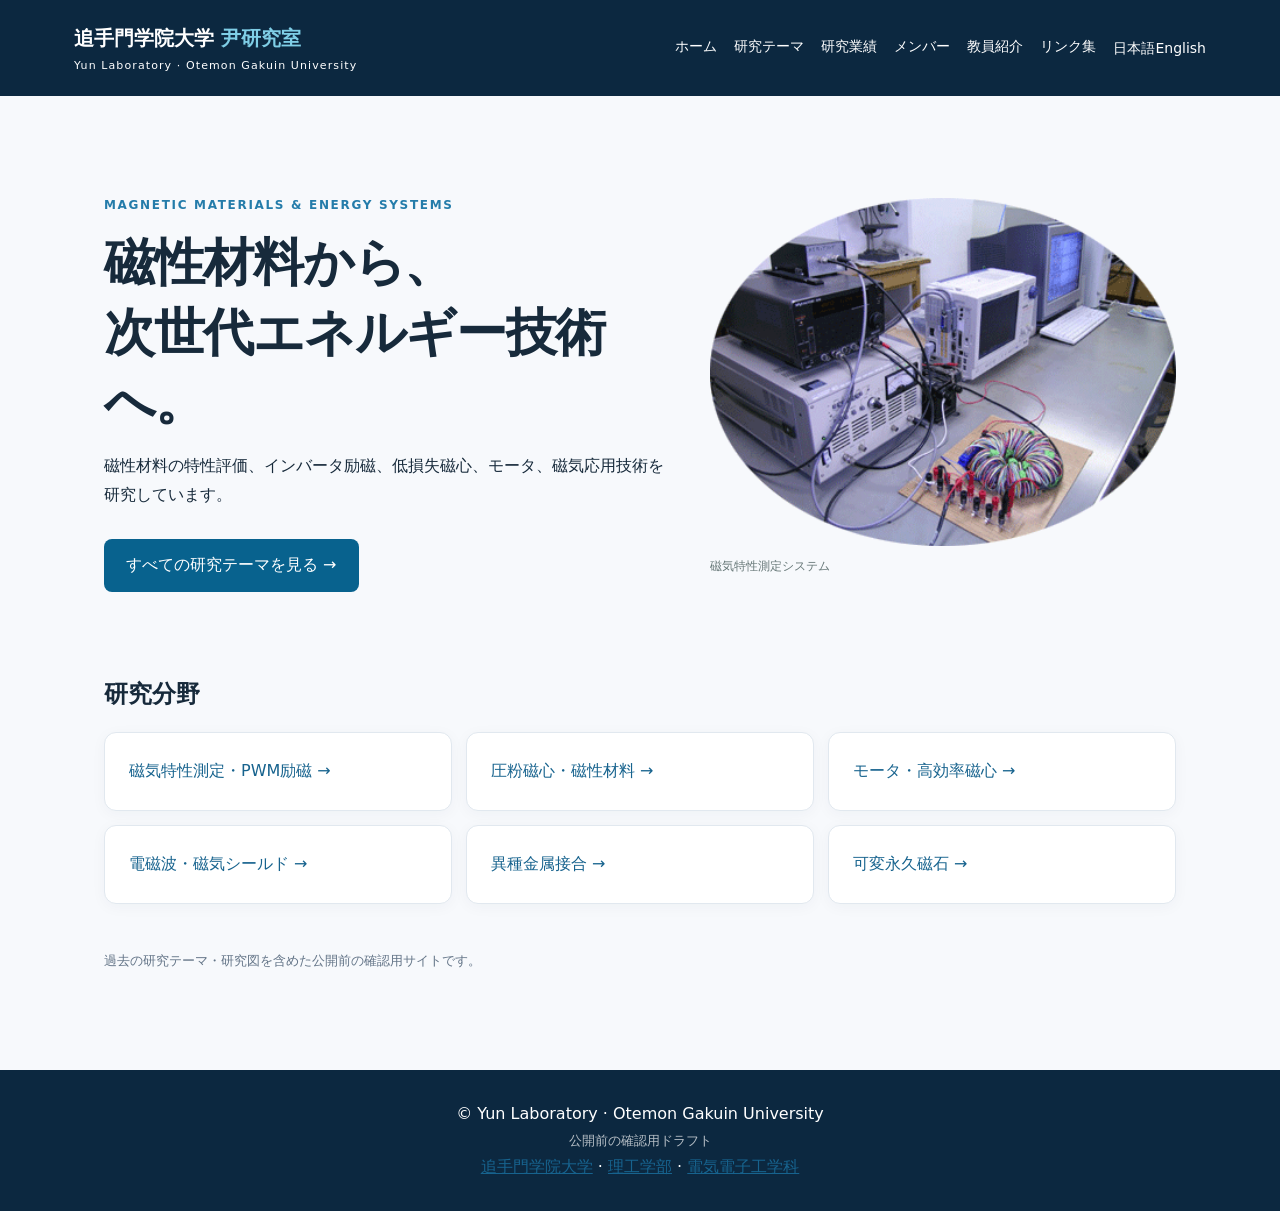
<file: index.html>
<!doctype html><html lang="ja"><head><meta charset="utf-8"><meta name="viewport" content="width=device-width, initial-scale=1"><meta name="description" content="追手門学院大学 尹研究室の研究内容と研究業績"><title>ホーム | 尹研究室</title><link rel="stylesheet" href="style.css"></head><body><header><div class="top"><a class="brand" href="index.html">追手門学院大学 <span>尹研究室</span><small>Yun Laboratory · Otemon Gakuin University</small></a><nav><a href="index.html">ホーム</a><a href="research.html">研究テーマ</a><a href="publications.html">研究業績</a><a href="members.html">メンバー</a><a href="profile.html">教員紹介</a><a href="links.html">リンク集</a><div class="language-switch" aria-label="Language"><a href="index.html" lang="ja" aria-current="page">日本語</a><a href="en/index.html" lang="en">English</a></div></nav></div></header><main class="wrap"><div class="hero"><div><p class="eyebrow">MAGNETIC MATERIALS & ENERGY SYSTEMS</p><h1>磁性材料から、<br>次世代エネルギー技術へ。</h1><p>磁性材料の特性評価、インバータ励磁、低損失磁心、モータ、磁気応用技術を研究しています。</p><a class="cta" href="research.html">すべての研究テーマを見る →</a></div><figure><img src="images/SiFeSteel_meas_2.gif" alt="磁気特性測定システム" loading="lazy"><figcaption>磁気特性測定システム</figcaption></figure></div><h2>研究分野</h2><div class="tiles"><a href="research.html#topic1">磁気特性測定・PWM励磁 →</a><a href="research.html#topic3">圧粉磁心・磁性材料 →</a><a href="research.html#topic4">モータ・高効率磁心 →</a><a href="research.html#topic6">電磁波・磁気シールド →</a><a href="research.html#topic8">異種金属接合 →</a><a href="research.html#topic10">可変永久磁石 →</a></div><p class="note">過去の研究テーマ・研究図を含めた公開前の確認用サイトです。</p></main><footer>© Yun Laboratory · Otemon Gakuin University <small>公開前の確認用ドラフト</small><div class="institution-links"><a href="https://www.otemon.ac.jp/" target="_blank" rel="noopener noreferrer">追手門学院大学</a> · <a href="https://nyushi.otemon.ac.jp/education/se/" target="_blank" rel="noopener noreferrer">理工学部</a> · <a href="https://www.gyoseki.otemon.ac.jp/oguhp/KgApp?courc=412" target="_blank" rel="noopener noreferrer">電気電子工学科</a></div></footer></body></html>
</file>
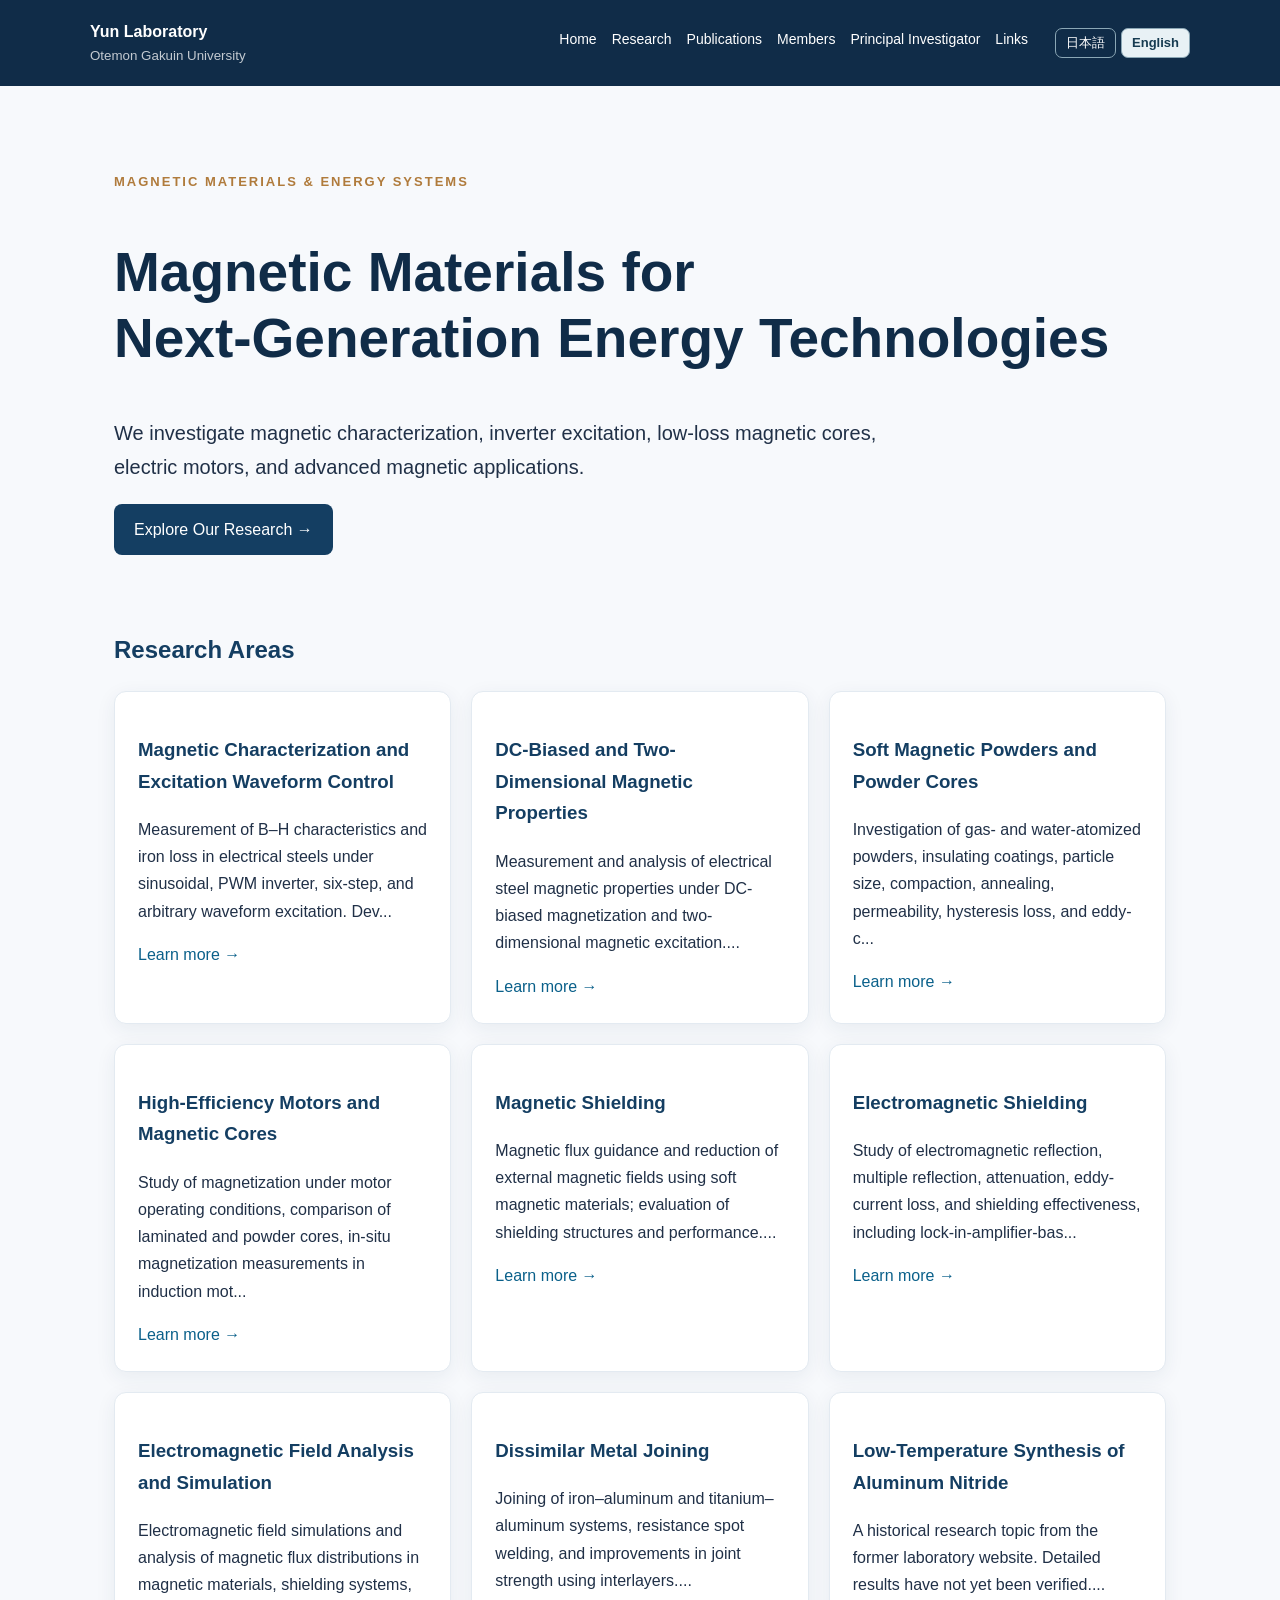
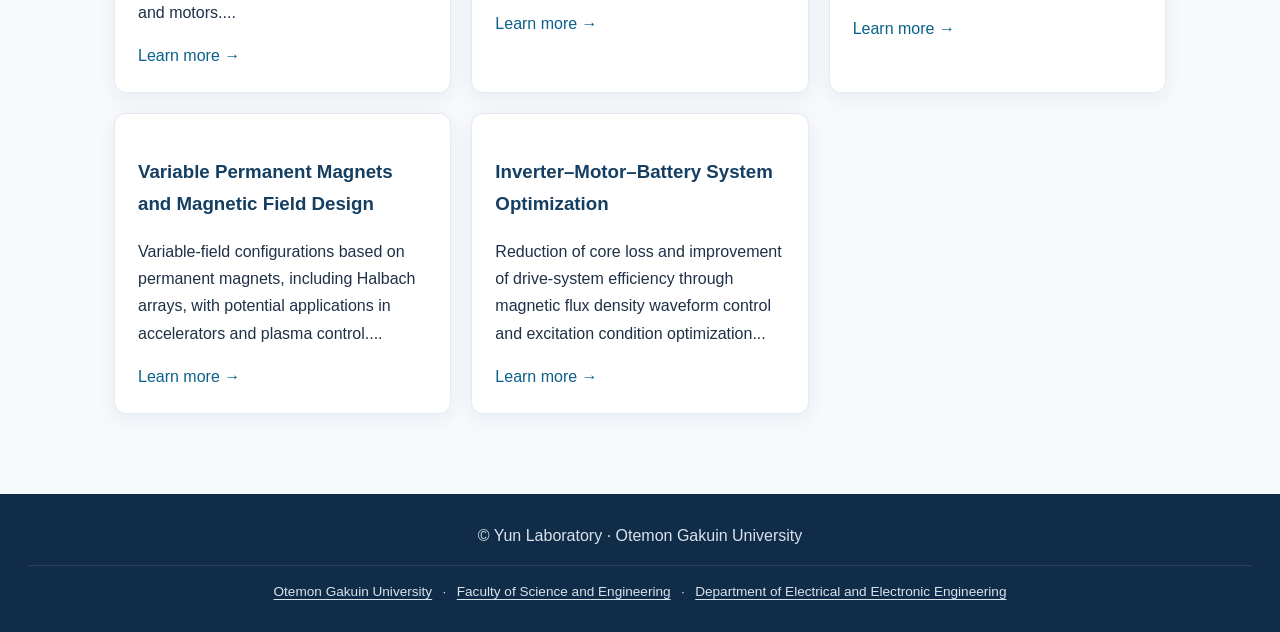
<file: en/index.html>
<!doctype html><html lang="en"><head><meta charset="utf-8"><meta name="viewport" content="width=device-width, initial-scale=1"><title>Home | Yun Laboratory</title><meta name="description" content="Yun Laboratory at Otemon Gakuin University: magnetic materials, magnetic measurement, inverter excitation, and energy systems."><link rel="stylesheet" href="style.css"></head><body><header><a href="index.html"><strong>Yun Laboratory</strong><small>Otemon Gakuin University</small></a><nav><a href="index.html">Home</a><a href="research.html">Research</a><a href="publications.html">Publications</a><a href="members.html">Members</a><a href="profile.html">Principal Investigator</a><a href="links.html">Links</a><div class="language-switch" aria-label="Language"><a href="../index.html" lang="ja">日本語</a><a href="index.html" lang="en" aria-current="page">English</a></div></nav></header><main><section class="hero"><div class="eyebrow">MAGNETIC MATERIALS & ENERGY SYSTEMS</div><h1>Magnetic Materials for<br>Next-Generation Energy Technologies</h1><p class="lead">We investigate magnetic characterization, inverter excitation, low-loss magnetic cores, electric motors, and advanced magnetic applications.</p><a class="button" href="research.html">Explore Our Research →</a></section><h2>Research Areas</h2><div class="grid"><div class="card"><h3>Magnetic Characterization and Excitation Waveform Control</h3><p>Measurement of B–H characteristics and iron loss in electrical steels under sinusoidal, PWM inverter, six-step, and arbitrary waveform excitation. Dev...</p><a href="research.html#topic1">Learn more →</a></div><div class="card"><h3>DC-Biased and Two-Dimensional Magnetic Properties</h3><p>Measurement and analysis of electrical steel magnetic properties under DC-biased magnetization and two-dimensional magnetic excitation....</p><a href="research.html#topic2">Learn more →</a></div><div class="card"><h3>Soft Magnetic Powders and Powder Cores</h3><p>Investigation of gas- and water-atomized powders, insulating coatings, particle size, compaction, annealing, permeability, hysteresis loss, and eddy-c...</p><a href="research.html#topic3">Learn more →</a></div><div class="card"><h3>High-Efficiency Motors and Magnetic Cores</h3><p>Study of magnetization under motor operating conditions, comparison of laminated and powder cores, in-situ magnetization measurements in induction mot...</p><a href="research.html#topic4">Learn more →</a></div><div class="card"><h3>Magnetic Shielding</h3><p>Magnetic flux guidance and reduction of external magnetic fields using soft magnetic materials; evaluation of shielding structures and performance....</p><a href="research.html#topic5">Learn more →</a></div><div class="card"><h3>Electromagnetic Shielding</h3><p>Study of electromagnetic reflection, multiple reflection, attenuation, eddy-current loss, and shielding effectiveness, including lock-in-amplifier-bas...</p><a href="research.html#topic6">Learn more →</a></div><div class="card"><h3>Electromagnetic Field Analysis and Simulation</h3><p>Electromagnetic field simulations and analysis of magnetic flux distributions in magnetic materials, shielding systems, and motors....</p><a href="research.html#topic7">Learn more →</a></div><div class="card"><h3>Dissimilar Metal Joining</h3><p>Joining of iron–aluminum and titanium–aluminum systems, resistance spot welding, and improvements in joint strength using interlayers....</p><a href="research.html#topic8">Learn more →</a></div><div class="card"><h3>Low-Temperature Synthesis of Aluminum Nitride</h3><p>A historical research topic from the former laboratory website. Detailed results have not yet been verified....</p><a href="research.html#topic9">Learn more →</a></div><div class="card"><h3>Variable Permanent Magnets and Magnetic Field Design</h3><p>Variable-field configurations based on permanent magnets, including Halbach arrays, with potential applications in accelerators and plasma control....</p><a href="research.html#topic10">Learn more →</a></div><div class="card"><h3>Inverter–Motor–Battery System Optimization</h3><p>Reduction of core loss and improvement of drive-system efficiency through magnetic flux density waveform control and excitation condition optimization...</p><a href="research.html#topic11">Learn more →</a></div></div></main><footer>© Yun Laboratory · Otemon Gakuin University<div class="institution-links"><a href="https://www.otemon.ac.jp/" target="_blank" rel="noopener noreferrer">Otemon Gakuin University</a> · <a href="https://www.otemon.ac.jp/english/fg/faculties" target="_blank" rel="noopener noreferrer">Faculty of Science and Engineering</a> · <a href="https://www.otemon.ac.jp/english/fg/faculties" target="_blank" rel="noopener noreferrer">Department of Electrical and Electronic Engineering</a></div></footer></body></html>
</file>
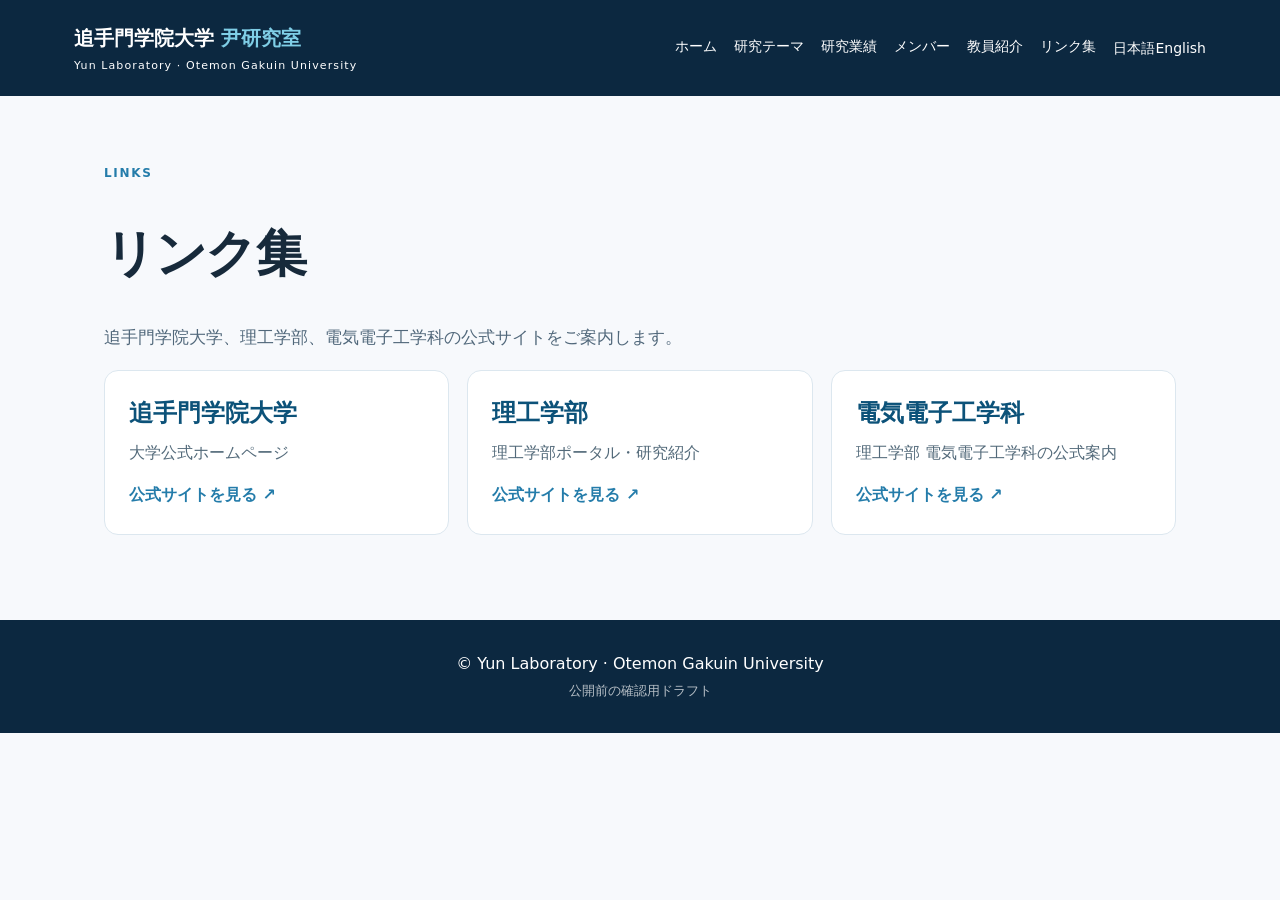
<file: links.html>
<!doctype html><html lang="ja"><head><meta charset="utf-8"><meta name="viewport" content="width=device-width, initial-scale=1"><meta name="description" content="追手門学院大学 尹研究室の研究内容と研究業績"><title>リンク集 | 尹研究室</title><link rel="stylesheet" href="style.css"></head><body><header><div class="top"><a class="brand" href="index.html">追手門学院大学 <span>尹研究室</span><small>Yun Laboratory · Otemon Gakuin University</small></a><nav><a href="index.html">ホーム</a><a href="research.html">研究テーマ</a><a href="publications.html">研究業績</a><a href="members.html">メンバー</a><a href="profile.html">教員紹介</a><a href="links.html">リンク集</a><div class="language-switch" aria-label="Language"><a href="links.html" lang="ja" aria-current="page">日本語</a><a href="en/links.html" lang="en">English</a></div></nav></div></header><main class="wrap"><p class="eyebrow">LINKS</p><h1>リンク集</h1><p class="lead">追手門学院大学、理工学部、電気電子工学科の公式サイトをご案内します。</p><div class="link-cards"><a class="link-card" href="https://www.otemon.ac.jp/" target="_blank" rel="noopener noreferrer"><h2>追手門学院大学</h2><p>大学公式ホームページ</p><span>公式サイトを見る ↗</span></a><a class="link-card" href="https://nyushi.otemon.ac.jp/education/se/" target="_blank" rel="noopener noreferrer"><h2>理工学部</h2><p>理工学部ポータル・研究紹介</p><span>公式サイトを見る ↗</span></a><a class="link-card" href="https://www.gyoseki.otemon.ac.jp/oguhp/KgApp?courc=412" target="_blank" rel="noopener noreferrer"><h2>電気電子工学科</h2><p>理工学部 電気電子工学科の公式案内</p><span>公式サイトを見る ↗</span></a></div></main><footer>© Yun Laboratory · Otemon Gakuin University <small>公開前の確認用ドラフト</small></footer></body></html>
</file>
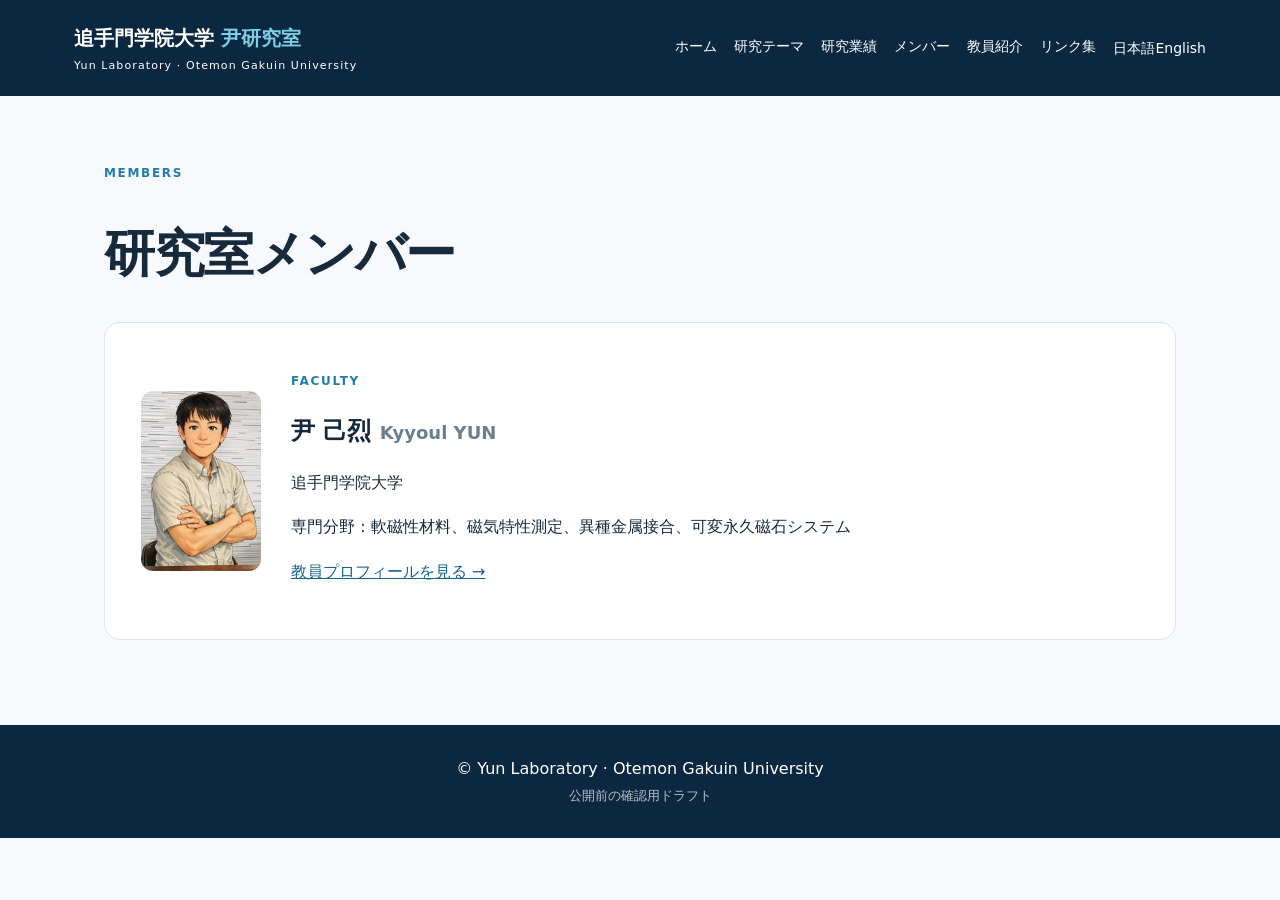
<file: members.html>
<!doctype html><html lang="ja"><head><meta charset="utf-8"><meta name="viewport" content="width=device-width, initial-scale=1"><meta name="description" content="追手門学院大学 尹研究室の研究内容と研究業績"><title>メンバー | 尹研究室</title><link rel="stylesheet" href="style.css"></head><body><header><div class="top"><a class="brand" href="index.html">追手門学院大学 <span>尹研究室</span><small>Yun Laboratory · Otemon Gakuin University</small></a><nav><a href="index.html">ホーム</a><a href="research.html">研究テーマ</a><a href="publications.html">研究業績</a><a href="members.html">メンバー</a><a href="profile.html">教員紹介</a><a href="links.html">リンク集</a><div class="language-switch" aria-label="Language"><a href="members.html" lang="ja" aria-current="page">日本語</a><a href="{en_target}" lang="en">English</a></div></nav></div></header><main class="wrap"><p class="eyebrow">MEMBERS</p><h1>研究室メンバー</h1><article class="person"><img class="member-photo" src="images/yun_profile.jpg" alt="尹研究室 教員プロフィール写真"><div><p class="eyebrow">FACULTY</p><h2>尹 己烈 <span class="latin">Kyyoul YUN</span></h2><p>追手門学院大学</p><p>専門分野：軟磁性材料、磁気特性測定、異種金属接合、可変永久磁石システム</p><p><a href="profile.html">教員プロフィールを見る →</a></p></div></article></main><footer>© Yun Laboratory · Otemon Gakuin University <small>公開前の確認用ドラフト</small></footer></body></html>
</file>
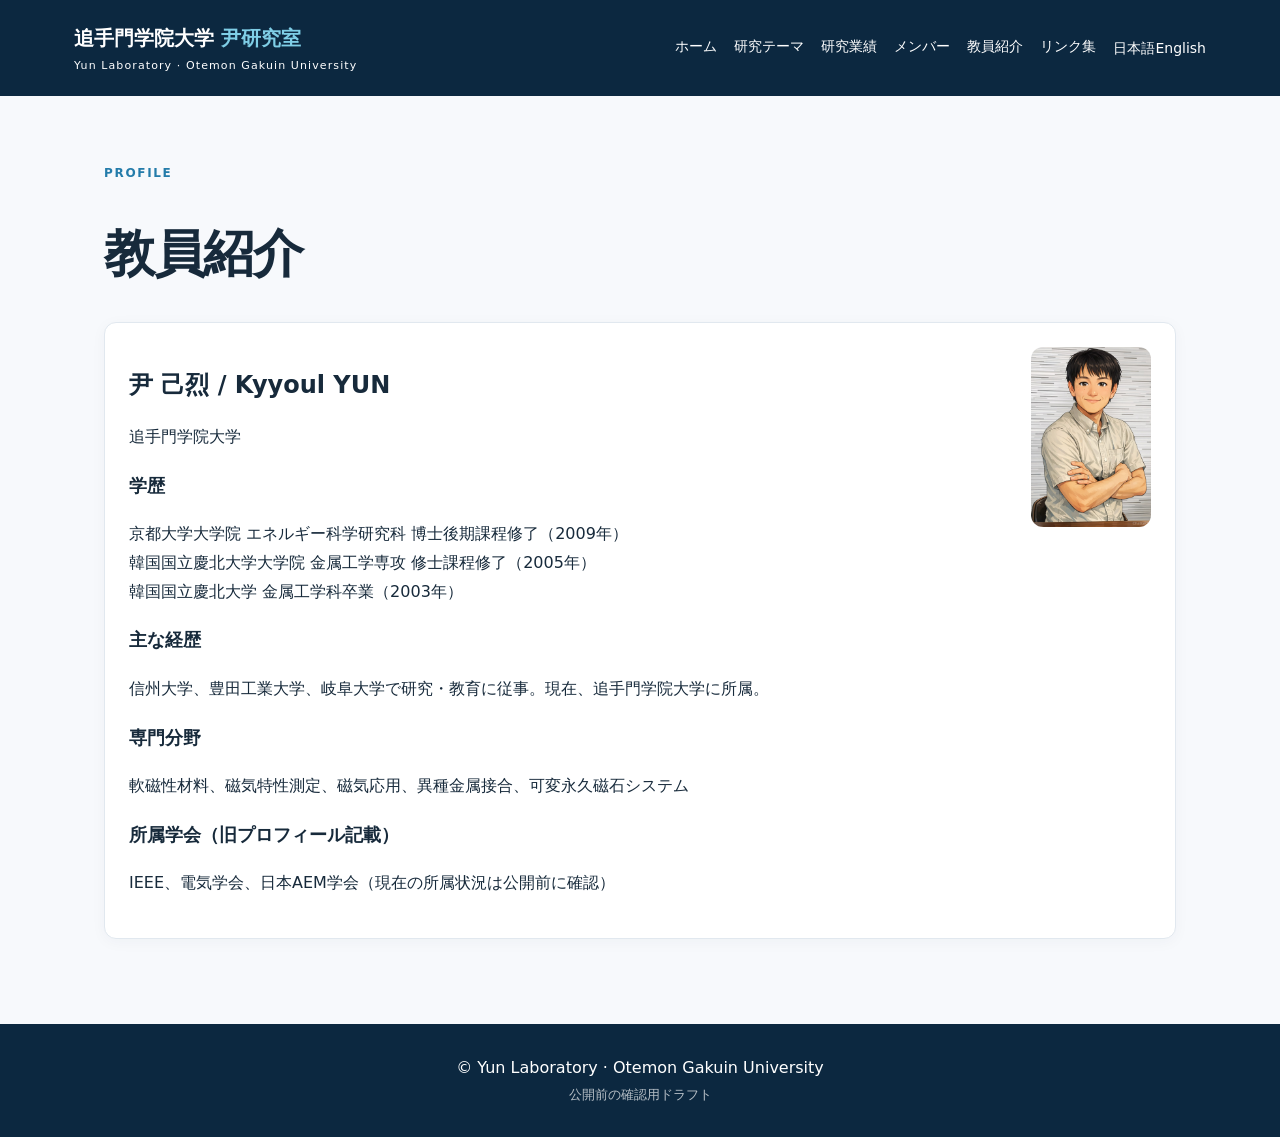
<file: profile.html>
<!doctype html><html lang="ja"><head><meta charset="utf-8"><meta name="viewport" content="width=device-width, initial-scale=1"><meta name="description" content="追手門学院大学 尹研究室の研究内容と研究業績"><title>教員紹介 | 尹研究室</title><link rel="stylesheet" href="style.css"></head><body><header><div class="top"><a class="brand" href="index.html">追手門学院大学 <span>尹研究室</span><small>Yun Laboratory · Otemon Gakuin University</small></a><nav><a href="index.html">ホーム</a><a href="research.html">研究テーマ</a><a href="publications.html">研究業績</a><a href="members.html">メンバー</a><a href="profile.html">教員紹介</a><a href="links.html">リンク集</a><div class="language-switch" aria-label="Language"><a href="profile.html" lang="ja" aria-current="page">日本語</a><a href="{en_target}" lang="en">English</a></div></nav></div></header><main class="wrap"><p class="eyebrow">PROFILE</p><h1>教員紹介</h1><article class="card"><img class="profile-photo" src="images/yun_profile.jpg" alt="尹研究室 教員プロフィール写真"><h2>尹 己烈 / Kyyoul YUN</h2><p>追手門学院大学</p><h3>学歴</h3><p>京都大学大学院 エネルギー科学研究科 博士後期課程修了（2009年）<br>韓国国立慶北大学大学院 金属工学専攻 修士課程修了（2005年）<br>韓国国立慶北大学 金属工学科卒業（2003年）</p><h3>主な経歴</h3><p>信州大学、豊田工業大学、岐阜大学で研究・教育に従事。現在、追手門学院大学に所属。</p><h3>専門分野</h3><p>軟磁性材料、磁気特性測定、磁気応用、異種金属接合、可変永久磁石システム</p><h3>所属学会（旧プロフィール記載）</h3><p>IEEE、電気学会、日本AEM学会（現在の所属状況は公開前に確認）</p></article></main><footer>© Yun Laboratory · Otemon Gakuin University <small>公開前の確認用ドラフト</small></footer></body></html>
</file>
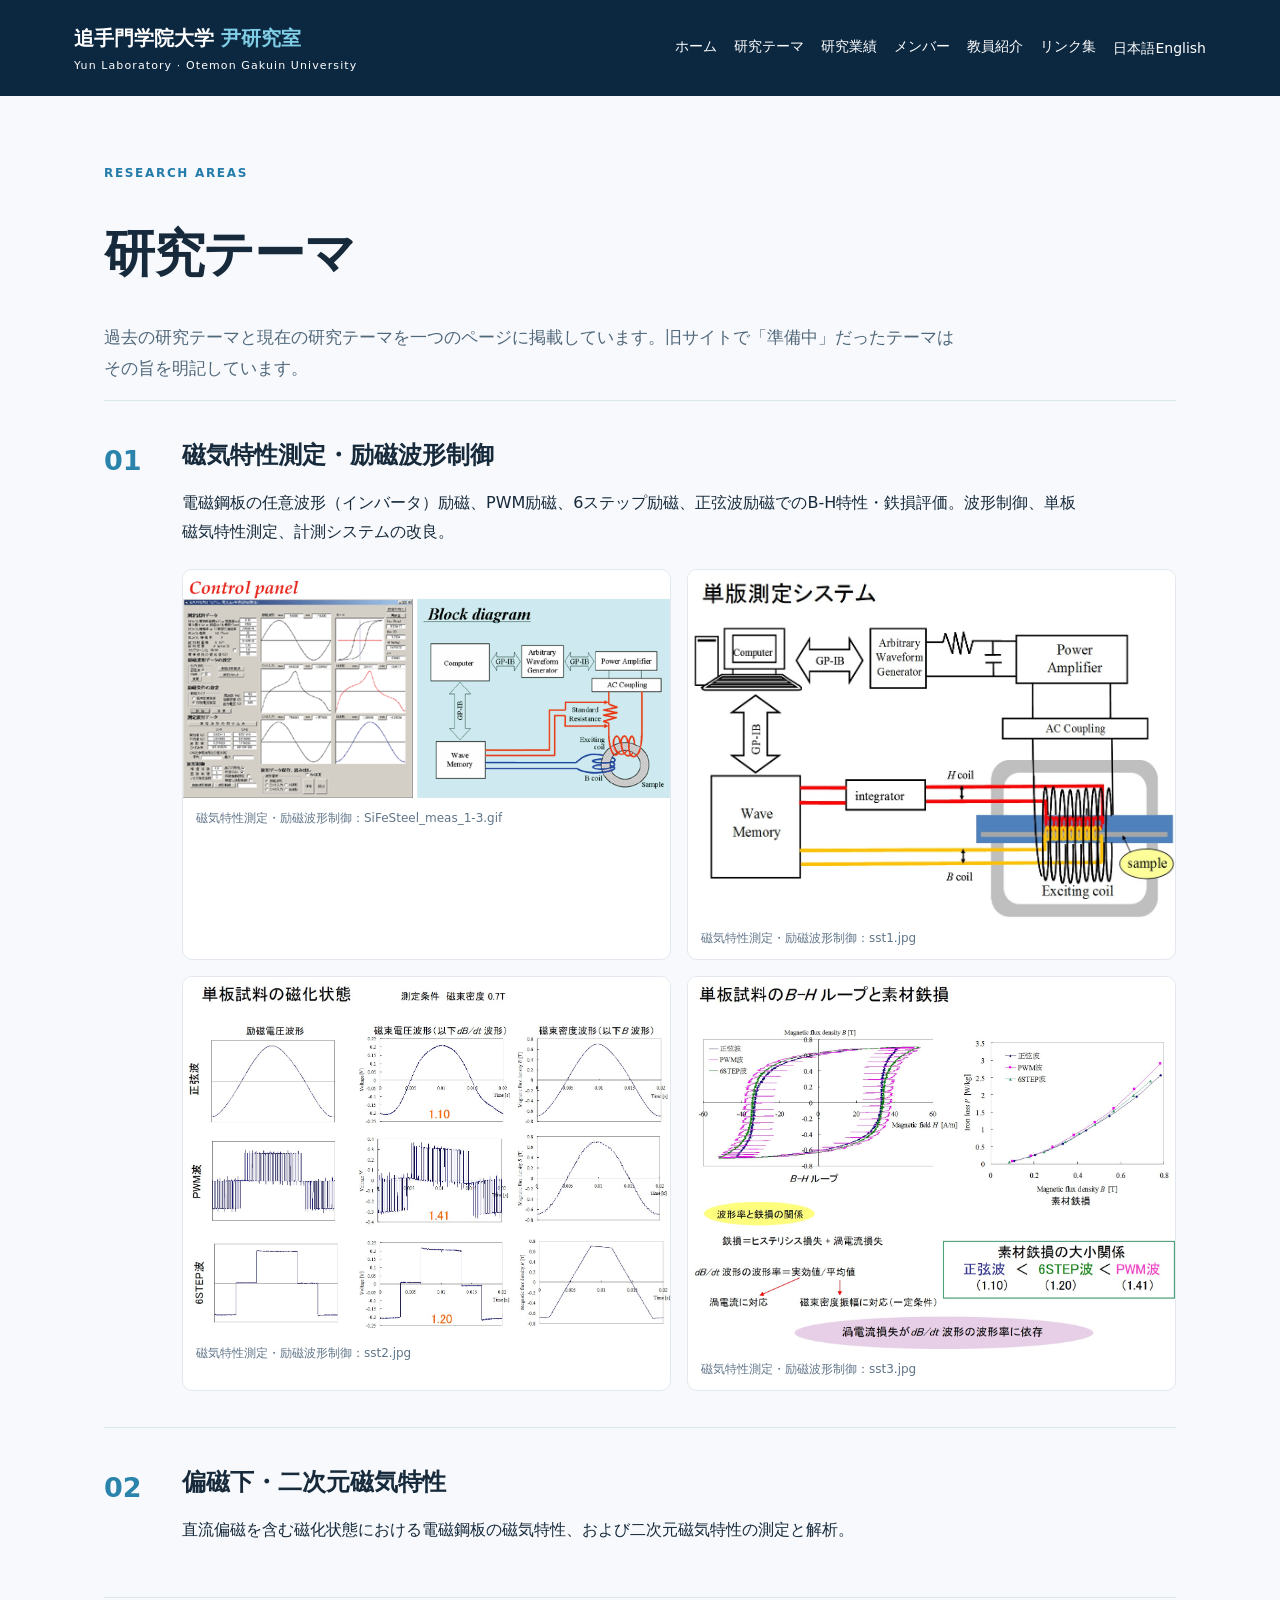
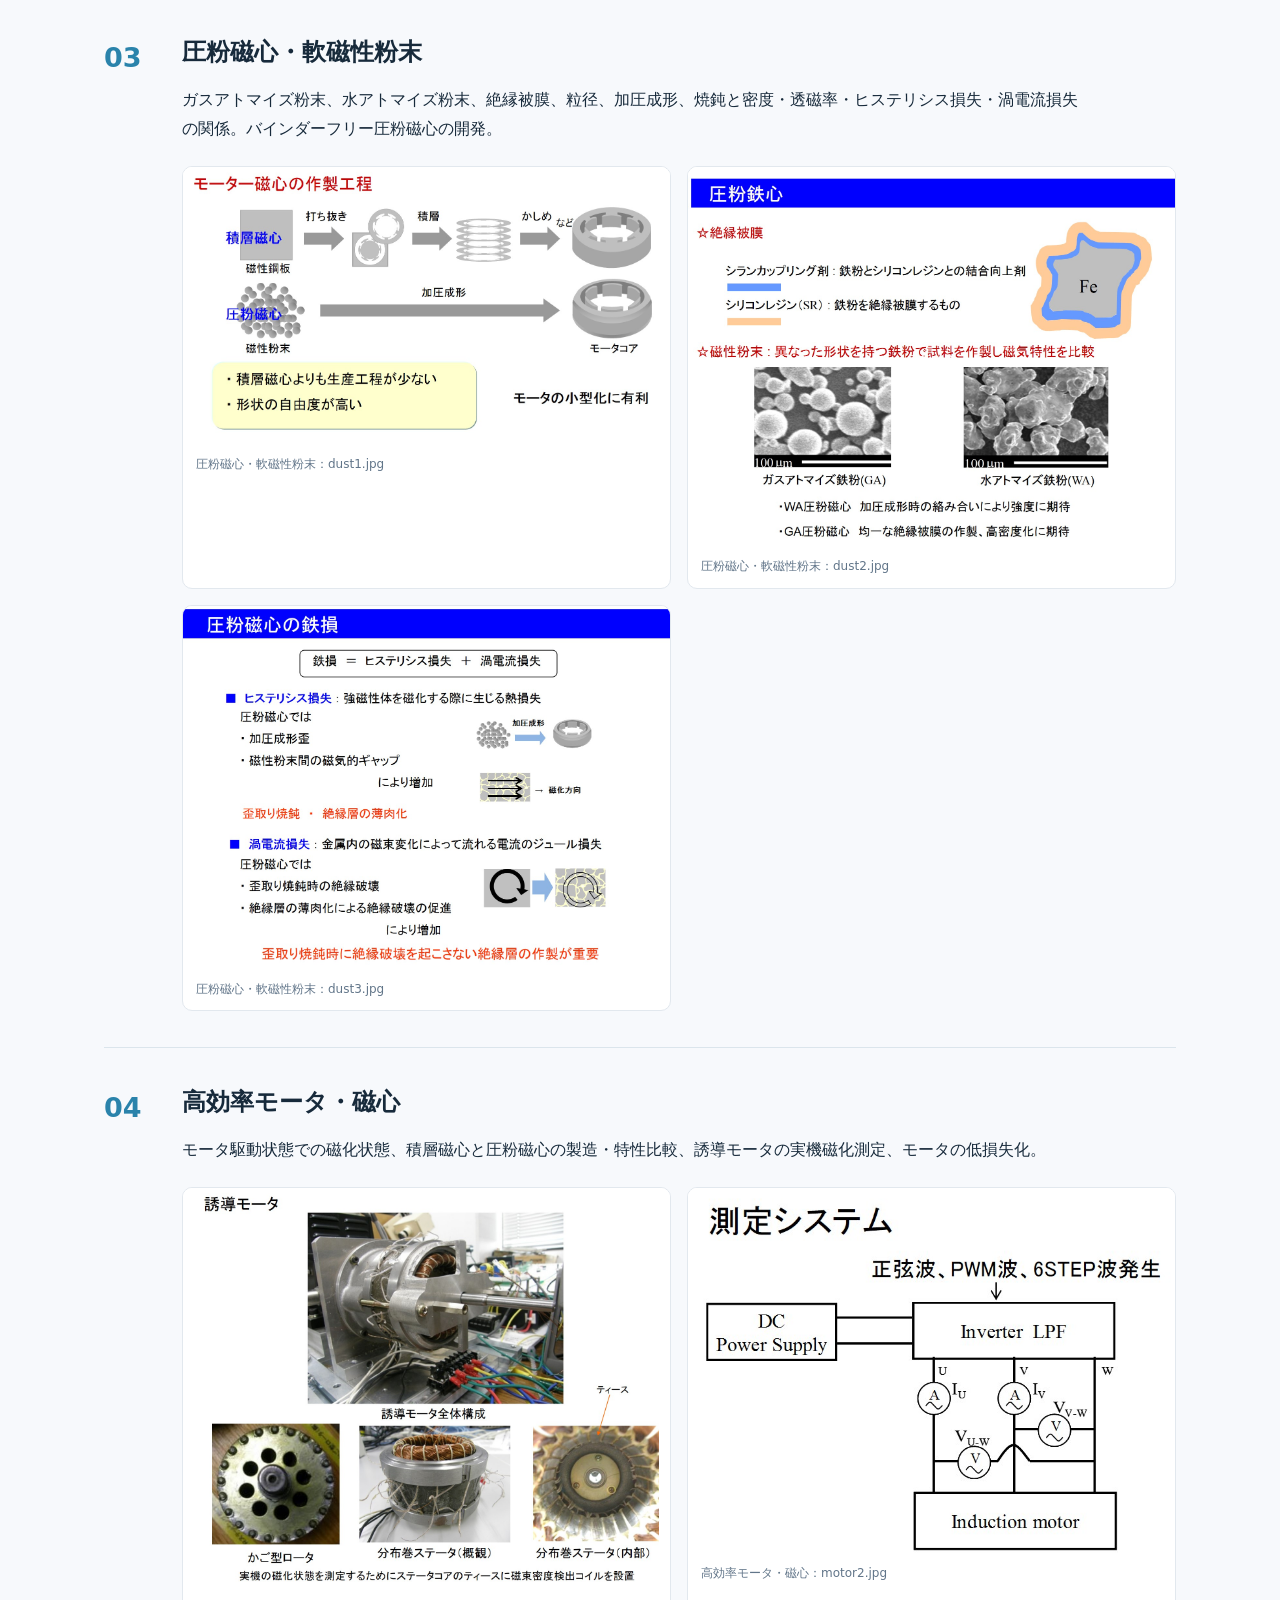
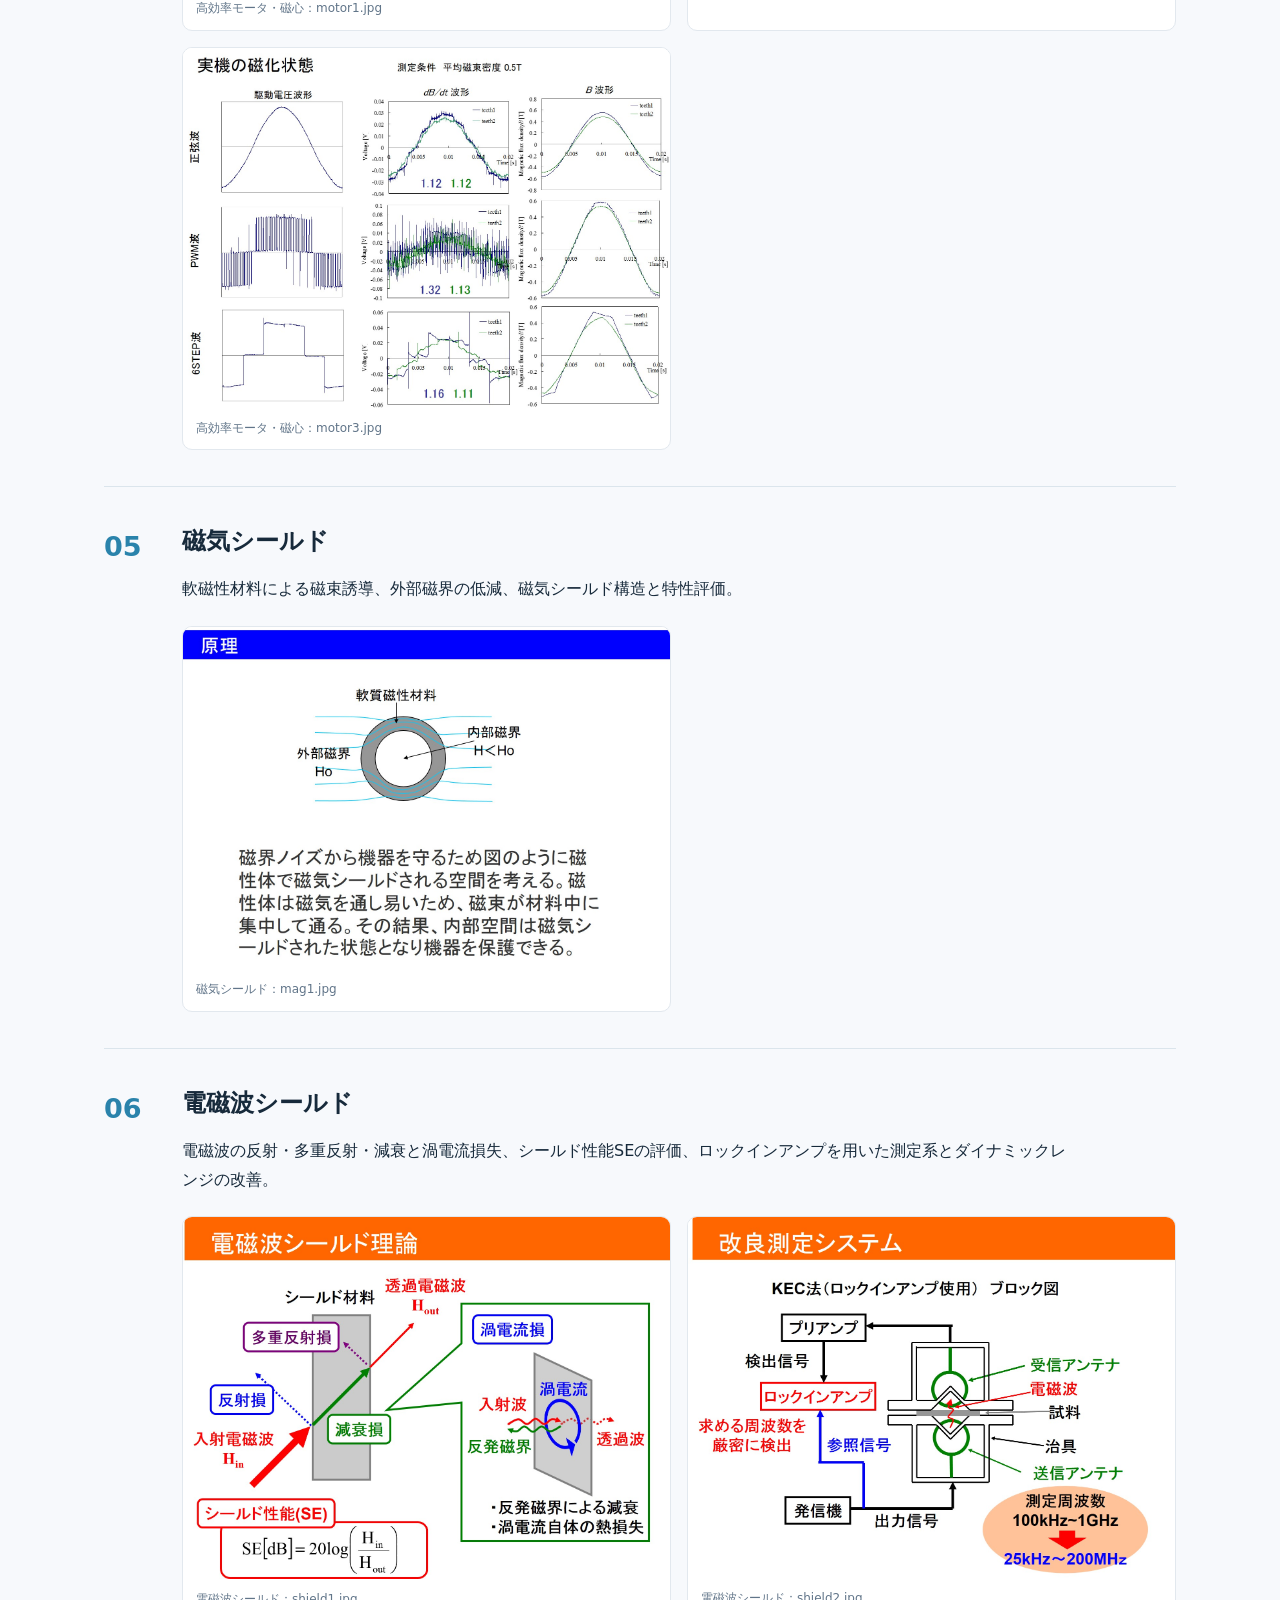
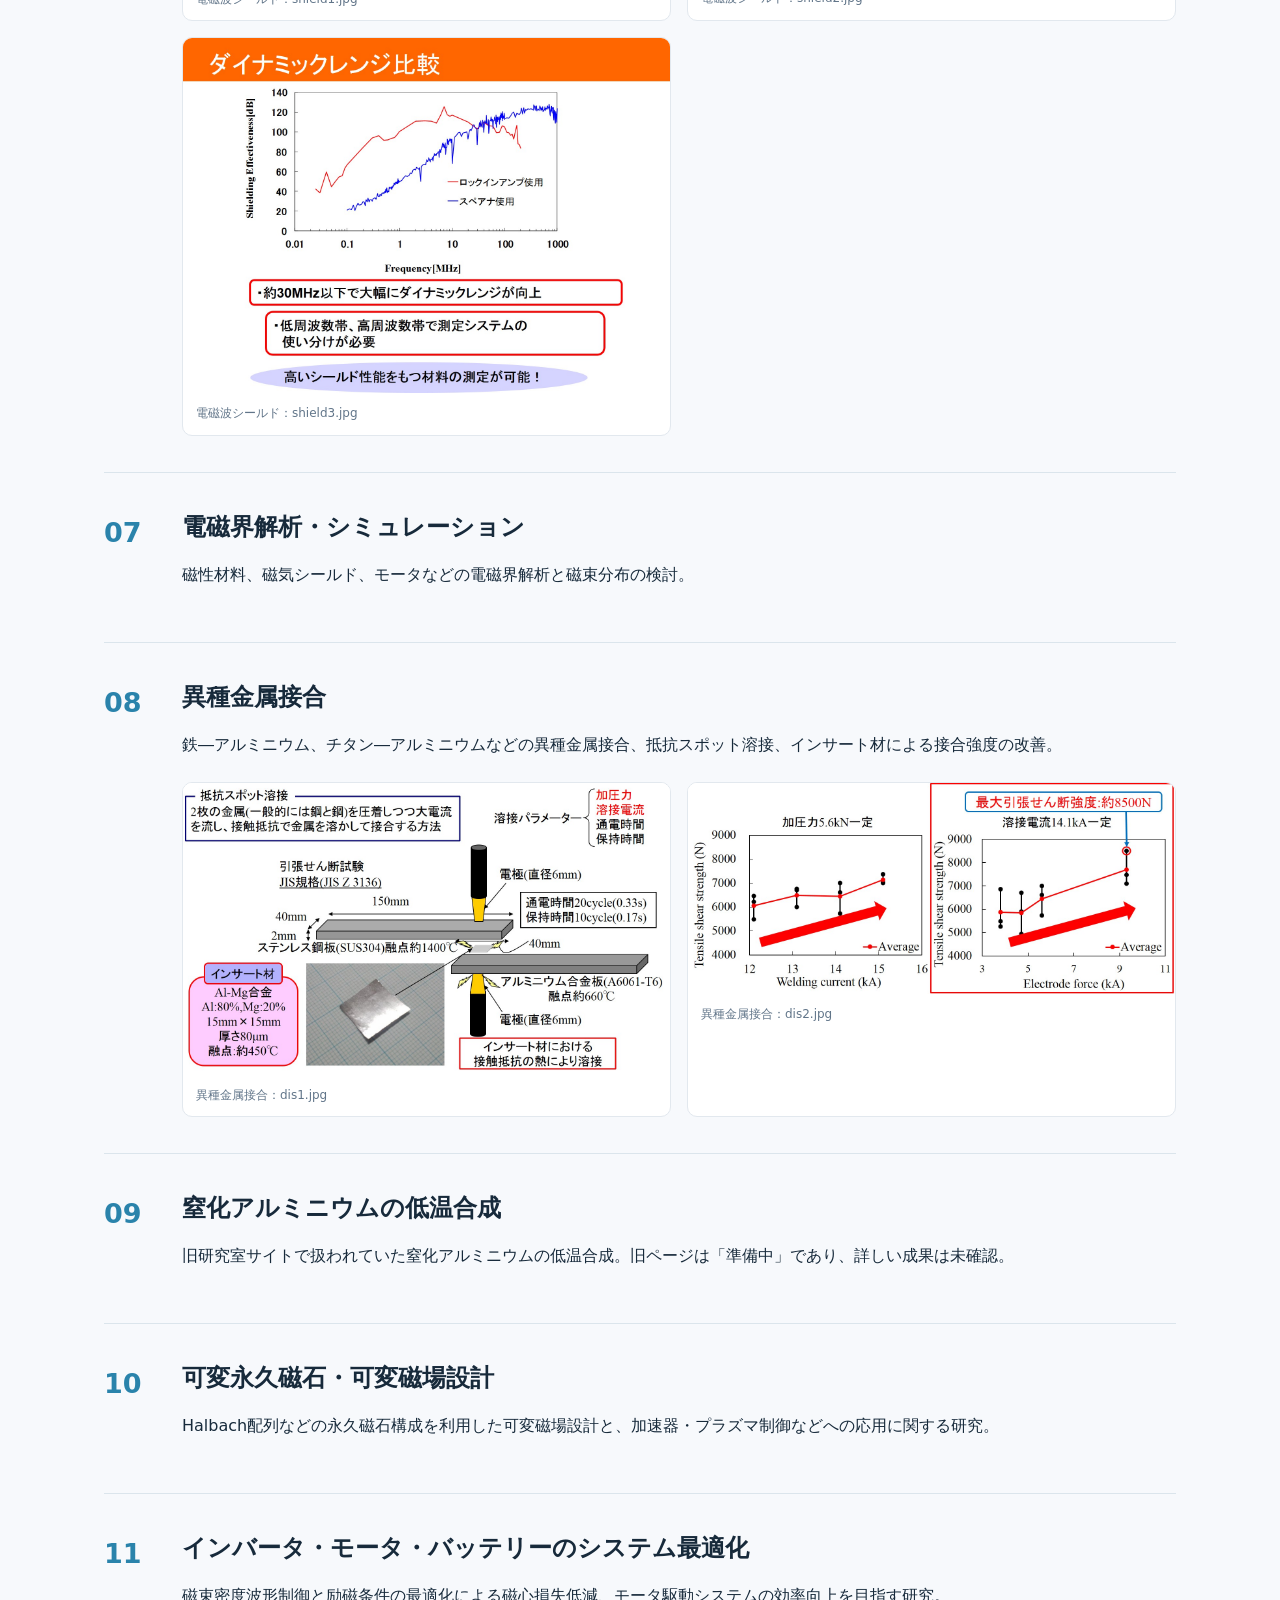
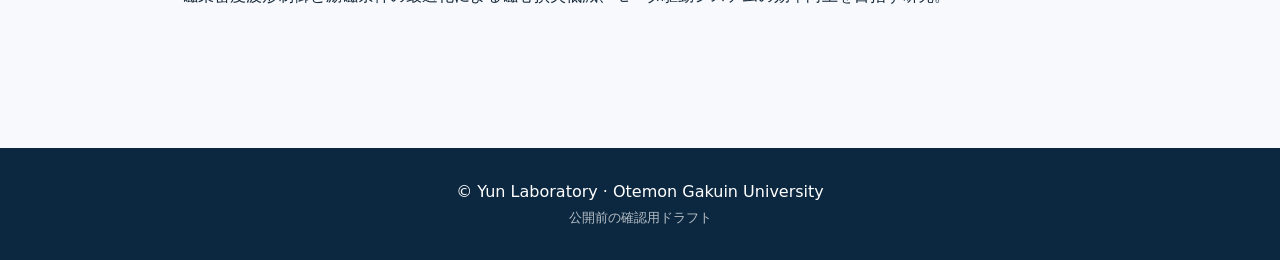
<file: research.html>
<!doctype html><html lang="ja"><head><meta charset="utf-8"><meta name="viewport" content="width=device-width, initial-scale=1"><meta name="description" content="追手門学院大学 尹研究室の研究内容と研究業績"><title>研究テーマ | 尹研究室</title><link rel="stylesheet" href="style.css"></head><body><header><div class="top"><a class="brand" href="index.html">追手門学院大学 <span>尹研究室</span><small>Yun Laboratory · Otemon Gakuin University</small></a><nav><a href="index.html">ホーム</a><a href="research.html">研究テーマ</a><a href="publications.html">研究業績</a><a href="members.html">メンバー</a><a href="profile.html">教員紹介</a><a href="links.html">リンク集</a><div class="language-switch" aria-label="Language"><a href="research.html" lang="ja" aria-current="page">日本語</a><a href="{en_target}" lang="en">English</a></div></nav></div></header><main class="wrap"><p class="eyebrow">RESEARCH AREAS</p><h1>研究テーマ</h1><p class="lead">過去の研究テーマと現在の研究テーマを一つのページに掲載しています。旧サイトで「準備中」だったテーマはその旨を明記しています。</p><section class="research" id="topic1"><div class="number">01</div><div><h2>磁気特性測定・励磁波形制御</h2><p>電磁鋼板の任意波形（インバータ）励磁、PWM励磁、6ステップ励磁、正弦波励磁でのB-H特性・鉄損評価。波形制御、単板磁気特性測定、計測システムの改良。</p><div class="gallery"><figure><img src="images/SiFeSteel_meas_1-3.gif" alt="磁気特性測定・励磁波形制御：SiFeSteel_meas_1-3.gif" loading="lazy"><figcaption>磁気特性測定・励磁波形制御：SiFeSteel_meas_1-3.gif</figcaption></figure><figure><img src="images/sst1.jpg" alt="磁気特性測定・励磁波形制御：sst1.jpg" loading="lazy"><figcaption>磁気特性測定・励磁波形制御：sst1.jpg</figcaption></figure><figure><img src="images/sst2.jpg" alt="磁気特性測定・励磁波形制御：sst2.jpg" loading="lazy"><figcaption>磁気特性測定・励磁波形制御：sst2.jpg</figcaption></figure><figure><img src="images/sst3.jpg" alt="磁気特性測定・励磁波形制御：sst3.jpg" loading="lazy"><figcaption>磁気特性測定・励磁波形制御：sst3.jpg</figcaption></figure></div></div></section><section class="research" id="topic2"><div class="number">02</div><div><h2>偏磁下・二次元磁気特性</h2><p>直流偏磁を含む磁化状態における電磁鋼板の磁気特性、および二次元磁気特性の測定と解析。</p></div></section><section class="research" id="topic3"><div class="number">03</div><div><h2>圧粉磁心・軟磁性粉末</h2><p>ガスアトマイズ粉末、水アトマイズ粉末、絶縁被膜、粒径、加圧成形、焼鈍と密度・透磁率・ヒステリシス損失・渦電流損失の関係。バインダーフリー圧粉磁心の開発。</p><div class="gallery"><figure><img src="images/dust1.jpg" alt="圧粉磁心・軟磁性粉末：dust1.jpg" loading="lazy"><figcaption>圧粉磁心・軟磁性粉末：dust1.jpg</figcaption></figure><figure><img src="images/dust2.jpg" alt="圧粉磁心・軟磁性粉末：dust2.jpg" loading="lazy"><figcaption>圧粉磁心・軟磁性粉末：dust2.jpg</figcaption></figure><figure><img src="images/dust3.jpg" alt="圧粉磁心・軟磁性粉末：dust3.jpg" loading="lazy"><figcaption>圧粉磁心・軟磁性粉末：dust3.jpg</figcaption></figure></div></div></section><section class="research" id="topic4"><div class="number">04</div><div><h2>高効率モータ・磁心</h2><p>モータ駆動状態での磁化状態、積層磁心と圧粉磁心の製造・特性比較、誘導モータの実機磁化測定、モータの低損失化。</p><div class="gallery"><figure><img src="images/motor1.jpg" alt="高効率モータ・磁心：motor1.jpg" loading="lazy"><figcaption>高効率モータ・磁心：motor1.jpg</figcaption></figure><figure><img src="images/motor2.jpg" alt="高効率モータ・磁心：motor2.jpg" loading="lazy"><figcaption>高効率モータ・磁心：motor2.jpg</figcaption></figure><figure><img src="images/motor3.jpg" alt="高効率モータ・磁心：motor3.jpg" loading="lazy"><figcaption>高効率モータ・磁心：motor3.jpg</figcaption></figure></div></div></section><section class="research" id="topic5"><div class="number">05</div><div><h2>磁気シールド</h2><p>軟磁性材料による磁束誘導、外部磁界の低減、磁気シールド構造と特性評価。</p><div class="gallery"><figure><img src="images/mag1.jpg" alt="磁気シールド：mag1.jpg" loading="lazy"><figcaption>磁気シールド：mag1.jpg</figcaption></figure></div></div></section><section class="research" id="topic6"><div class="number">06</div><div><h2>電磁波シールド</h2><p>電磁波の反射・多重反射・減衰と渦電流損失、シールド性能SEの評価、ロックインアンプを用いた測定系とダイナミックレンジの改善。</p><div class="gallery"><figure><img src="images/shield1.jpg" alt="電磁波シールド：shield1.jpg" loading="lazy"><figcaption>電磁波シールド：shield1.jpg</figcaption></figure><figure><img src="images/shield2.jpg" alt="電磁波シールド：shield2.jpg" loading="lazy"><figcaption>電磁波シールド：shield2.jpg</figcaption></figure><figure><img src="images/shield3.jpg" alt="電磁波シールド：shield3.jpg" loading="lazy"><figcaption>電磁波シールド：shield3.jpg</figcaption></figure></div></div></section><section class="research" id="topic7"><div class="number">07</div><div><h2>電磁界解析・シミュレーション</h2><p>磁性材料、磁気シールド、モータなどの電磁界解析と磁束分布の検討。</p></div></section><section class="research" id="topic8"><div class="number">08</div><div><h2>異種金属接合</h2><p>鉄―アルミニウム、チタン―アルミニウムなどの異種金属接合、抵抗スポット溶接、インサート材による接合強度の改善。</p><div class="gallery"><figure><img src="images/dis1.jpg" alt="異種金属接合：dis1.jpg" loading="lazy"><figcaption>異種金属接合：dis1.jpg</figcaption></figure><figure><img src="images/dis2.jpg" alt="異種金属接合：dis2.jpg" loading="lazy"><figcaption>異種金属接合：dis2.jpg</figcaption></figure></div></div></section><section class="research" id="topic9"><div class="number">09</div><div><h2>窒化アルミニウムの低温合成</h2><p>旧研究室サイトで扱われていた窒化アルミニウムの低温合成。旧ページは「準備中」であり、詳しい成果は未確認。</p></div></section><section class="research" id="topic10"><div class="number">10</div><div><h2>可変永久磁石・可変磁場設計</h2><p>Halbach配列などの永久磁石構成を利用した可変磁場設計と、加速器・プラズマ制御などへの応用に関する研究。</p></div></section><section class="research" id="topic11"><div class="number">11</div><div><h2>インバータ・モータ・バッテリーのシステム最適化</h2><p>磁束密度波形制御と励磁条件の最適化による磁心損失低減、モータ駆動システムの効率向上を目指す研究。</p></div></section></main><footer>© Yun Laboratory · Otemon Gakuin University <small>公開前の確認用ドラフト</small></footer></body></html>
</file>
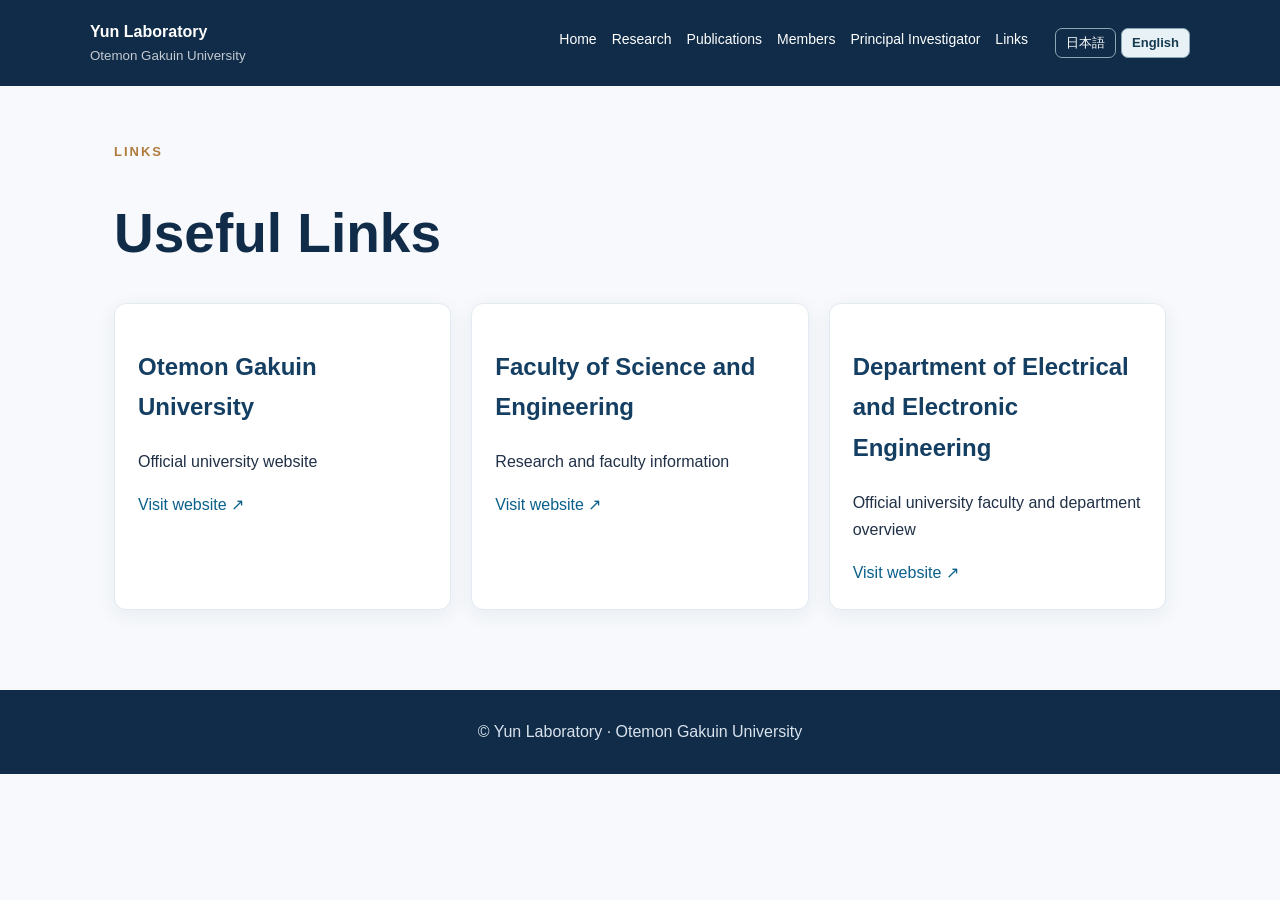
<file: en/links.html>
<!doctype html><html lang="en"><head><meta charset="utf-8"><meta name="viewport" content="width=device-width, initial-scale=1"><title>Links | Yun Laboratory</title><meta name="description" content="Yun Laboratory at Otemon Gakuin University: magnetic materials, magnetic measurement, inverter excitation, and energy systems."><link rel="stylesheet" href="style.css"></head><body><header><a href="index.html"><strong>Yun Laboratory</strong><small>Otemon Gakuin University</small></a><nav><a href="index.html">Home</a><a href="research.html">Research</a><a href="publications.html">Publications</a><a href="members.html">Members</a><a href="profile.html">Principal Investigator</a><a href="links.html">Links</a><div class="language-switch" aria-label="Language"><a href="../links.html" lang="ja">日本語</a><a href="links.html" lang="en" aria-current="page">English</a></div></nav></header><main><div class="eyebrow">LINKS</div><h1>Useful Links</h1><div class="grid"><div class="card"><h2>Otemon Gakuin University</h2><p>Official university website</p><a href="https://www.otemon.ac.jp/">Visit website ↗</a></div><div class="card"><h2>Faculty of Science and Engineering</h2><p>Research and faculty information</p><a href="https://www.otemon.ac.jp/english/fg/faculties">Visit website ↗</a></div><div class="card"><h2>Department of Electrical and Electronic Engineering</h2><p>Official university faculty and department overview</p><a href="https://www.otemon.ac.jp/english/fg/faculties">Visit website ↗</a></div></div></main><footer>© Yun Laboratory · Otemon Gakuin University</footer></body></html>
</file>
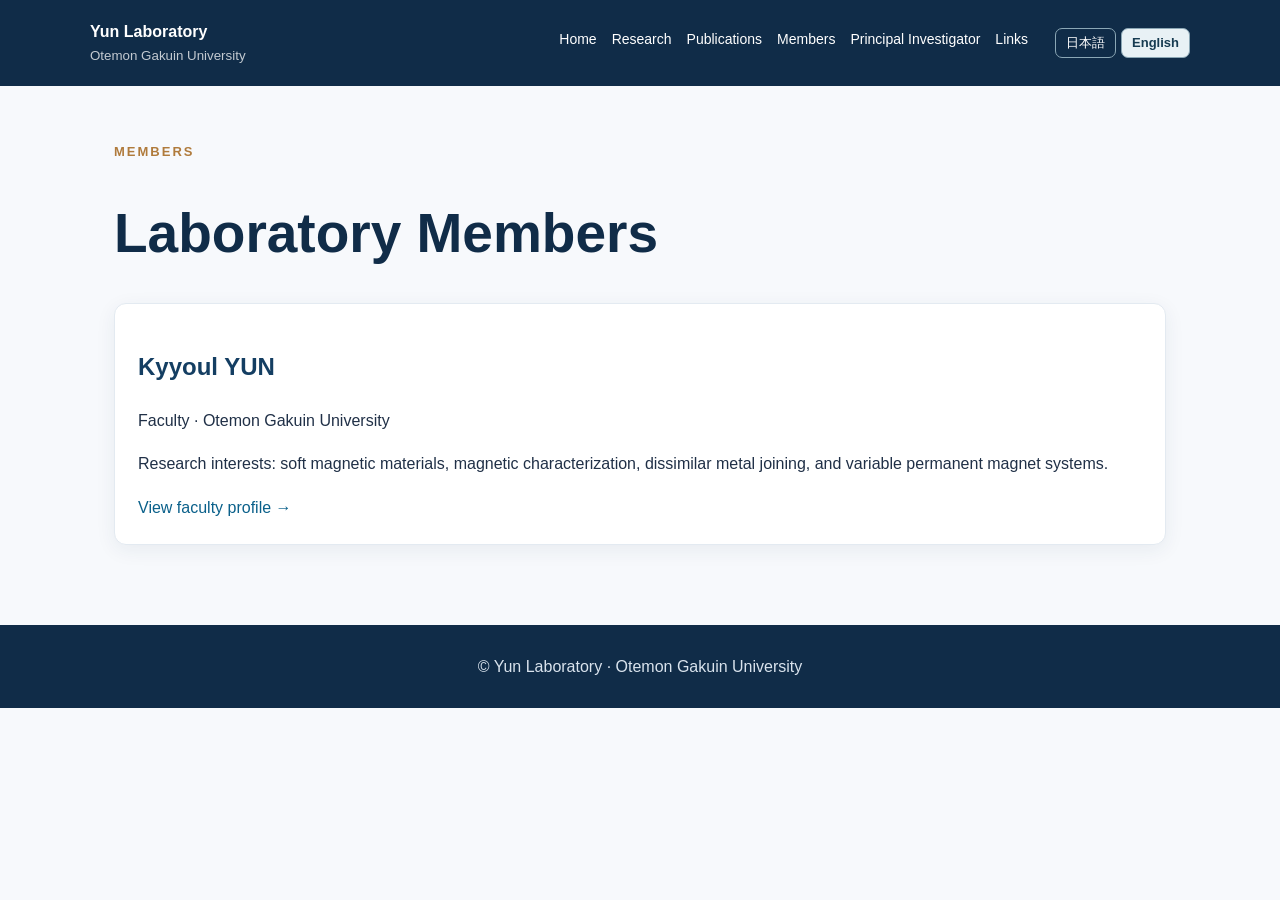
<file: en/members.html>
<!doctype html><html lang="en"><head><meta charset="utf-8"><meta name="viewport" content="width=device-width, initial-scale=1"><title>Members | Yun Laboratory</title><meta name="description" content="Yun Laboratory at Otemon Gakuin University: magnetic materials, magnetic measurement, inverter excitation, and energy systems."><link rel="stylesheet" href="style.css"></head><body><header><a href="index.html"><strong>Yun Laboratory</strong><small>Otemon Gakuin University</small></a><nav><a href="index.html">Home</a><a href="research.html">Research</a><a href="publications.html">Publications</a><a href="members.html">Members</a><a href="profile.html">Principal Investigator</a><a href="links.html">Links</a><div class="language-switch" aria-label="Language"><a href="../members.html" lang="ja">日本語</a><a href="{en_target}" lang="en" aria-current="page">English</a></div></nav></header><main><div class="eyebrow">MEMBERS</div><h1>Laboratory Members</h1><div class="card"><h2>Kyyoul YUN</h2><p>Faculty · Otemon Gakuin University</p><p>Research interests: soft magnetic materials, magnetic characterization, dissimilar metal joining, and variable permanent magnet systems.</p><a href="profile.html">View faculty profile →</a></div></main><footer>© Yun Laboratory · Otemon Gakuin University</footer></body></html>
</file>
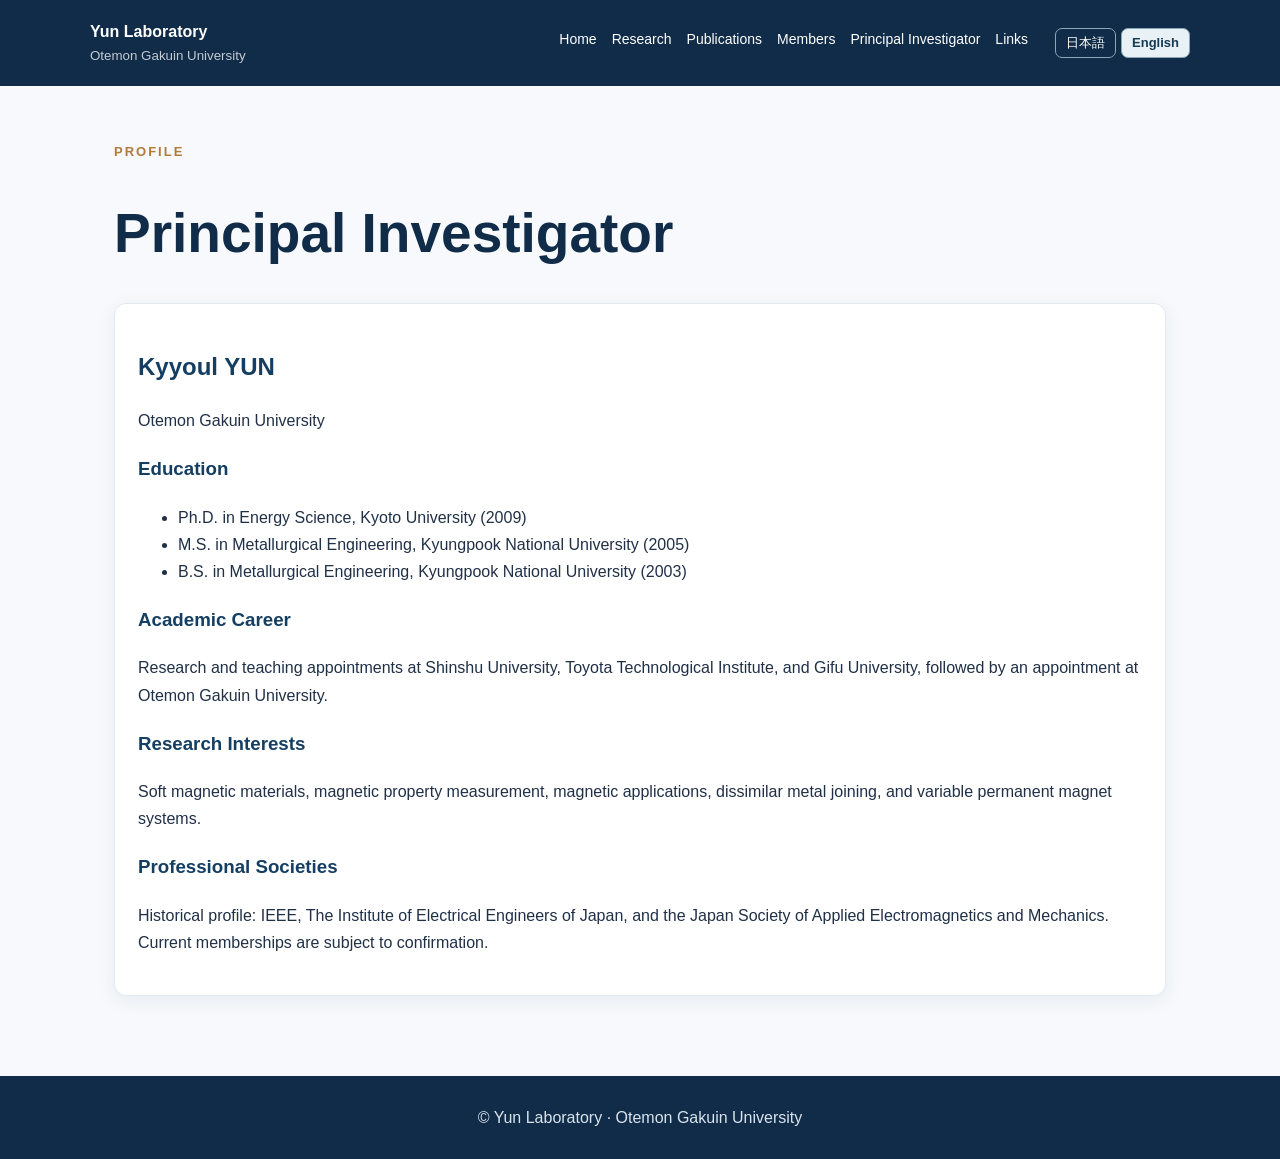
<file: en/profile.html>
<!doctype html><html lang="en"><head><meta charset="utf-8"><meta name="viewport" content="width=device-width, initial-scale=1"><title>Principal Investigator | Yun Laboratory</title><meta name="description" content="Yun Laboratory at Otemon Gakuin University: magnetic materials, magnetic measurement, inverter excitation, and energy systems."><link rel="stylesheet" href="style.css"></head><body><header><a href="index.html"><strong>Yun Laboratory</strong><small>Otemon Gakuin University</small></a><nav><a href="index.html">Home</a><a href="research.html">Research</a><a href="publications.html">Publications</a><a href="members.html">Members</a><a href="profile.html">Principal Investigator</a><a href="links.html">Links</a><div class="language-switch" aria-label="Language"><a href="../profile.html" lang="ja">日本語</a><a href="{en_target}" lang="en" aria-current="page">English</a></div></nav></header><main><div class="eyebrow">PROFILE</div><h1>Principal Investigator</h1><div class="card"><h2>Kyyoul YUN</h2><p>Otemon Gakuin University</p><h3>Education</h3><ul><li>Ph.D. in Energy Science, Kyoto University (2009)</li><li>M.S. in Metallurgical Engineering, Kyungpook National University (2005)</li><li>B.S. in Metallurgical Engineering, Kyungpook National University (2003)</li></ul><h3>Academic Career</h3><p>Research and teaching appointments at Shinshu University, Toyota Technological Institute, and Gifu University, followed by an appointment at Otemon Gakuin University.</p><h3>Research Interests</h3><p>Soft magnetic materials, magnetic property measurement, magnetic applications, dissimilar metal joining, and variable permanent magnet systems.</p><h3>Professional Societies</h3><p>Historical profile: IEEE, The Institute of Electrical Engineers of Japan, and the Japan Society of Applied Electromagnetics and Mechanics. Current memberships are subject to confirmation.</p></div></main><footer>© Yun Laboratory · Otemon Gakuin University</footer></body></html>
</file>
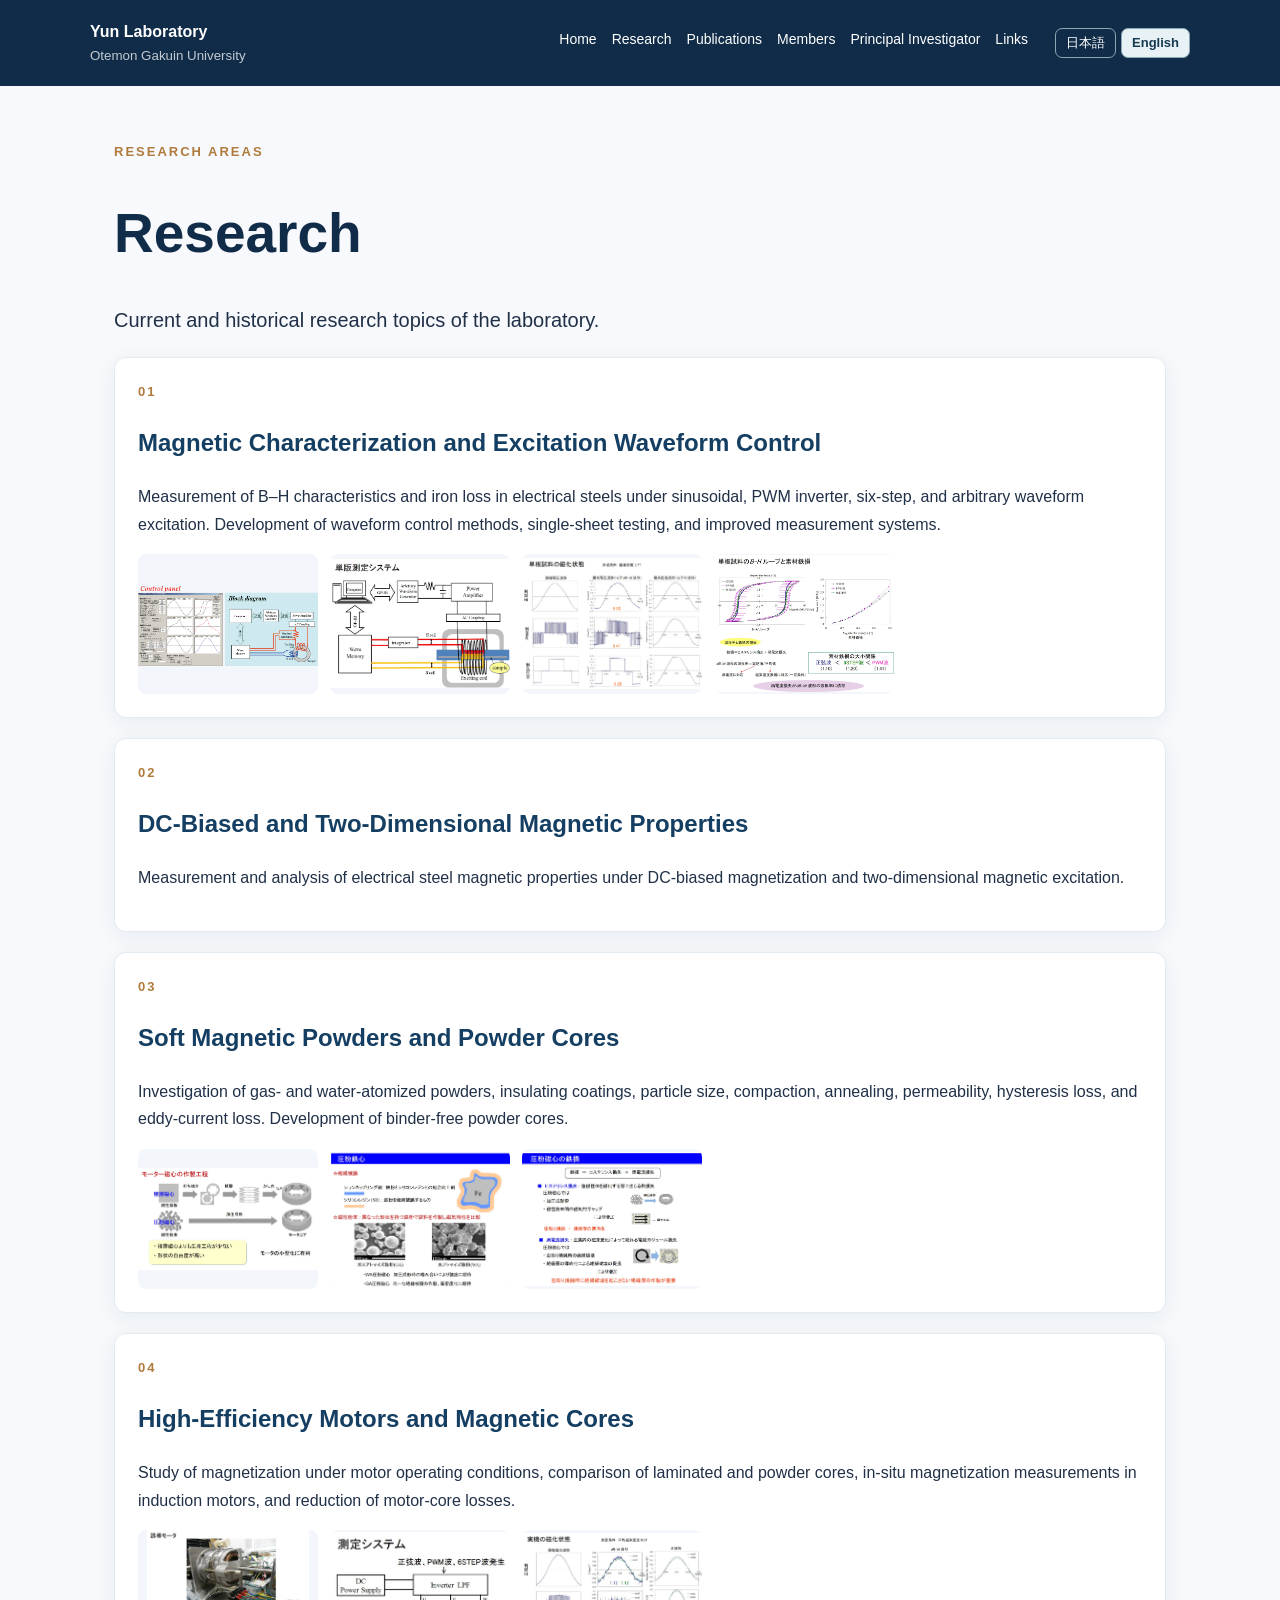
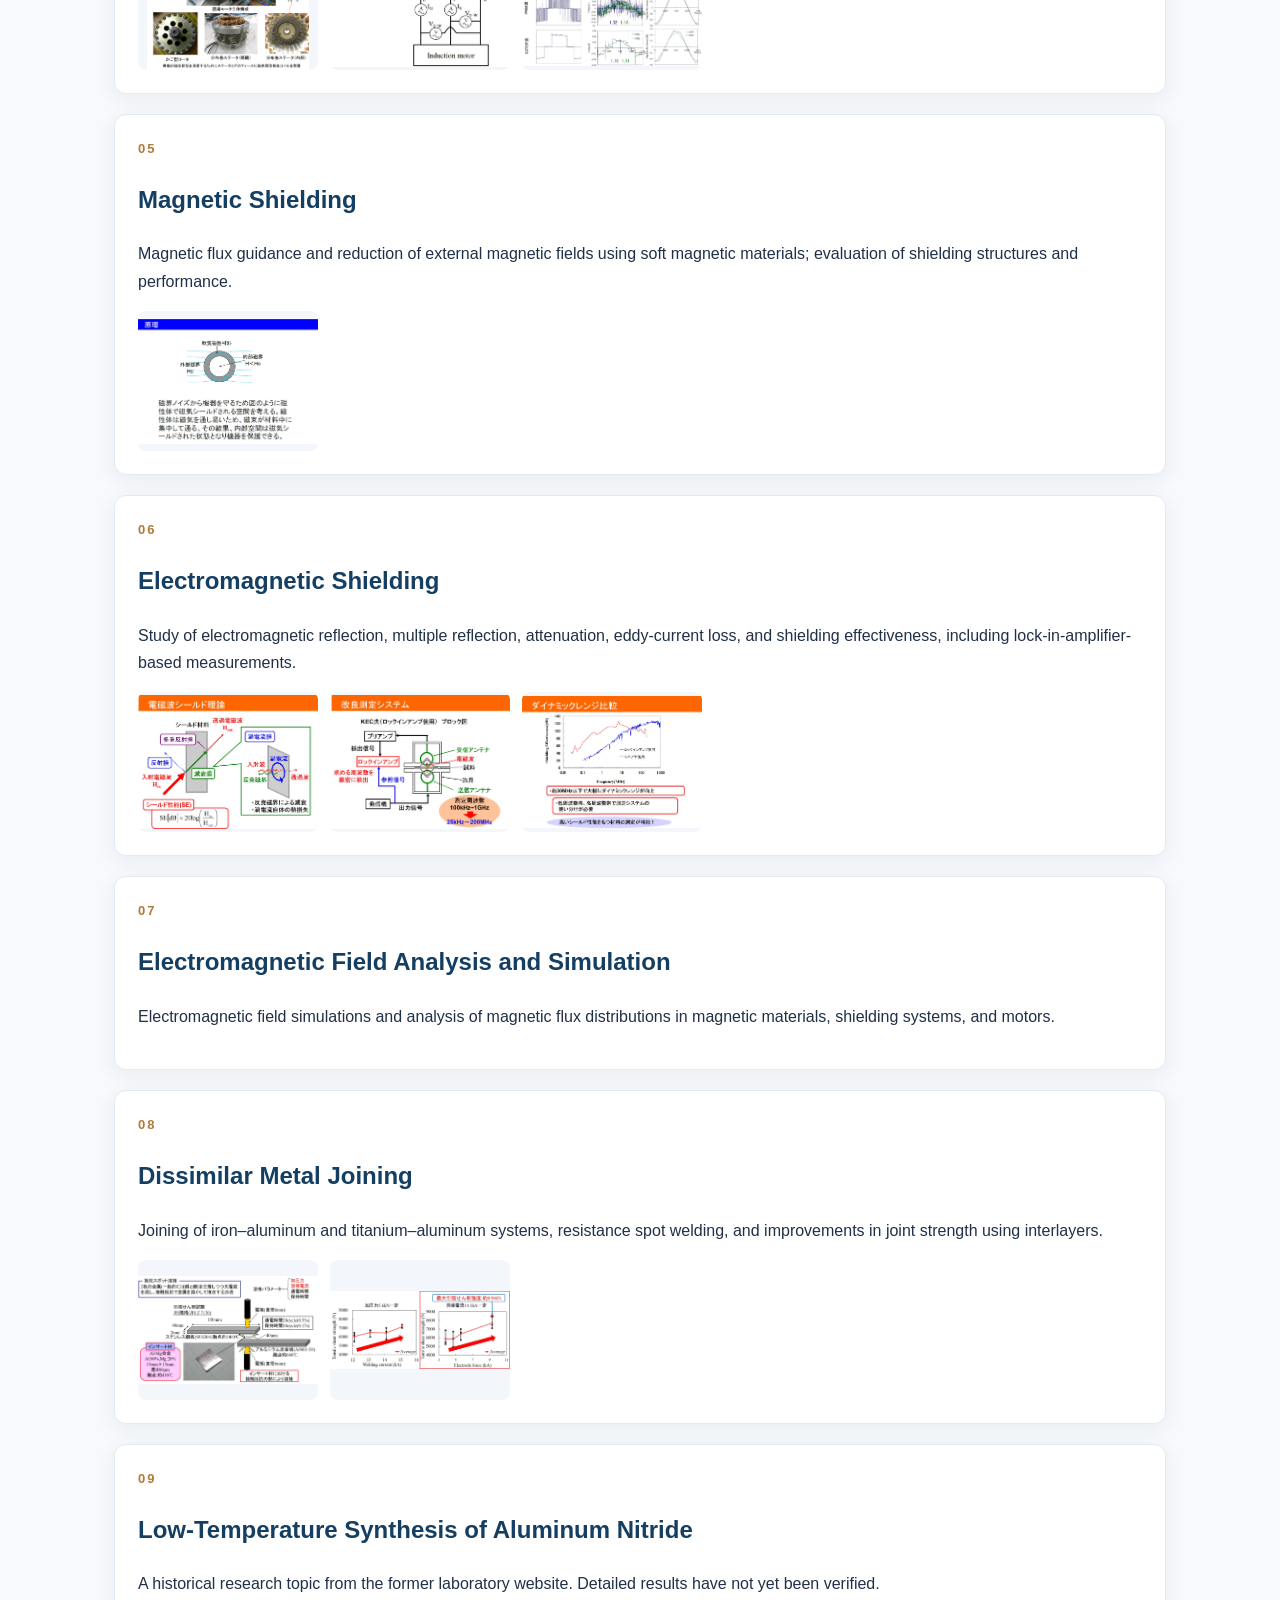
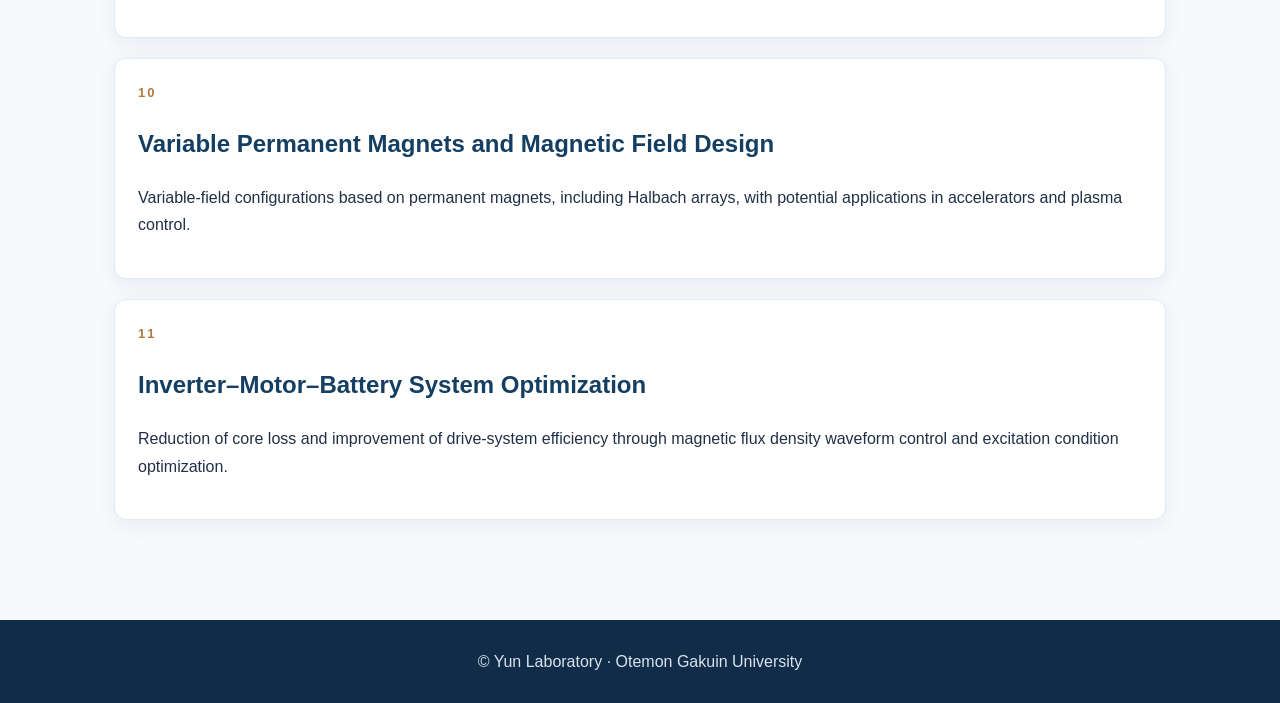
<file: en/research.html>
<!doctype html><html lang="en"><head><meta charset="utf-8"><meta name="viewport" content="width=device-width, initial-scale=1"><title>Research | Yun Laboratory</title><meta name="description" content="Yun Laboratory at Otemon Gakuin University: magnetic materials, magnetic measurement, inverter excitation, and energy systems."><link rel="stylesheet" href="style.css"></head><body><header><a href="index.html"><strong>Yun Laboratory</strong><small>Otemon Gakuin University</small></a><nav><a href="index.html">Home</a><a href="research.html">Research</a><a href="publications.html">Publications</a><a href="members.html">Members</a><a href="profile.html">Principal Investigator</a><a href="links.html">Links</a><div class="language-switch" aria-label="Language"><a href="../research.html" lang="ja">日本語</a><a href="{en_target}" lang="en" aria-current="page">English</a></div></nav></header><main><div class="eyebrow">RESEARCH AREAS</div><h1>Research</h1><p class="lead">Current and historical research topics of the laboratory.</p><section class="card research-card" id="topic1"><div class="eyebrow">01</div><h2>Magnetic Characterization and Excitation Waveform Control</h2><p>Measurement of B–H characteristics and iron loss in electrical steels under sinusoidal, PWM inverter, six-step, and arbitrary waveform excitation. Development of waveform control methods, single-sheet testing, and improved measurement systems.</p><div class="photos"><img loading="lazy" src="../images/SiFeSteel_meas_1-3.gif" alt="Magnetic Characterization and Excitation Waveform Control" onerror="this.style.display='none'"><img loading="lazy" src="../images/sst1.jpg" alt="Magnetic Characterization and Excitation Waveform Control" onerror="this.style.display='none'"><img loading="lazy" src="../images/sst2.jpg" alt="Magnetic Characterization and Excitation Waveform Control" onerror="this.style.display='none'"><img loading="lazy" src="../images/sst3.jpg" alt="Magnetic Characterization and Excitation Waveform Control" onerror="this.style.display='none'"></div></section><section class="card research-card" id="topic2"><div class="eyebrow">02</div><h2>DC-Biased and Two-Dimensional Magnetic Properties</h2><p>Measurement and analysis of electrical steel magnetic properties under DC-biased magnetization and two-dimensional magnetic excitation.</p><div class="photos"></div></section><section class="card research-card" id="topic3"><div class="eyebrow">03</div><h2>Soft Magnetic Powders and Powder Cores</h2><p>Investigation of gas- and water-atomized powders, insulating coatings, particle size, compaction, annealing, permeability, hysteresis loss, and eddy-current loss. Development of binder-free powder cores.</p><div class="photos"><img loading="lazy" src="../images/dust1.jpg" alt="Soft Magnetic Powders and Powder Cores" onerror="this.style.display='none'"><img loading="lazy" src="../images/dust2.jpg" alt="Soft Magnetic Powders and Powder Cores" onerror="this.style.display='none'"><img loading="lazy" src="../images/dust3.jpg" alt="Soft Magnetic Powders and Powder Cores" onerror="this.style.display='none'"></div></section><section class="card research-card" id="topic4"><div class="eyebrow">04</div><h2>High-Efficiency Motors and Magnetic Cores</h2><p>Study of magnetization under motor operating conditions, comparison of laminated and powder cores, in-situ magnetization measurements in induction motors, and reduction of motor-core losses.</p><div class="photos"><img loading="lazy" src="../images/motor1.jpg" alt="High-Efficiency Motors and Magnetic Cores" onerror="this.style.display='none'"><img loading="lazy" src="../images/motor2.jpg" alt="High-Efficiency Motors and Magnetic Cores" onerror="this.style.display='none'"><img loading="lazy" src="../images/motor3.jpg" alt="High-Efficiency Motors and Magnetic Cores" onerror="this.style.display='none'"></div></section><section class="card research-card" id="topic5"><div class="eyebrow">05</div><h2>Magnetic Shielding</h2><p>Magnetic flux guidance and reduction of external magnetic fields using soft magnetic materials; evaluation of shielding structures and performance.</p><div class="photos"><img loading="lazy" src="../images/mag1.jpg" alt="Magnetic Shielding" onerror="this.style.display='none'"></div></section><section class="card research-card" id="topic6"><div class="eyebrow">06</div><h2>Electromagnetic Shielding</h2><p>Study of electromagnetic reflection, multiple reflection, attenuation, eddy-current loss, and shielding effectiveness, including lock-in-amplifier-based measurements.</p><div class="photos"><img loading="lazy" src="../images/shield1.jpg" alt="Electromagnetic Shielding" onerror="this.style.display='none'"><img loading="lazy" src="../images/shield2.jpg" alt="Electromagnetic Shielding" onerror="this.style.display='none'"><img loading="lazy" src="../images/shield3.jpg" alt="Electromagnetic Shielding" onerror="this.style.display='none'"></div></section><section class="card research-card" id="topic7"><div class="eyebrow">07</div><h2>Electromagnetic Field Analysis and Simulation</h2><p>Electromagnetic field simulations and analysis of magnetic flux distributions in magnetic materials, shielding systems, and motors.</p><div class="photos"></div></section><section class="card research-card" id="topic8"><div class="eyebrow">08</div><h2>Dissimilar Metal Joining</h2><p>Joining of iron–aluminum and titanium–aluminum systems, resistance spot welding, and improvements in joint strength using interlayers.</p><div class="photos"><img loading="lazy" src="../images/dis1.jpg" alt="Dissimilar Metal Joining" onerror="this.style.display='none'"><img loading="lazy" src="../images/dis2.jpg" alt="Dissimilar Metal Joining" onerror="this.style.display='none'"></div></section><section class="card research-card" id="topic9"><div class="eyebrow">09</div><h2>Low-Temperature Synthesis of Aluminum Nitride</h2><p>A historical research topic from the former laboratory website. Detailed results have not yet been verified.</p><div class="photos"></div></section><section class="card research-card" id="topic10"><div class="eyebrow">10</div><h2>Variable Permanent Magnets and Magnetic Field Design</h2><p>Variable-field configurations based on permanent magnets, including Halbach arrays, with potential applications in accelerators and plasma control.</p><div class="photos"></div></section><section class="card research-card" id="topic11"><div class="eyebrow">11</div><h2>Inverter–Motor–Battery System Optimization</h2><p>Reduction of core loss and improvement of drive-system efficiency through magnetic flux density waveform control and excitation condition optimization.</p><div class="photos"></div></section></main><footer>© Yun Laboratory · Otemon Gakuin University</footer></body></html>
</file>
<file: style.css>
*{box-sizing:border-box}body{margin:0;color:#172a3b;background:#f7f9fc;font-family:system-ui,-apple-system,"Noto Sans JP",sans-serif;line-height:1.8}a{color:#17638e}header{background:#0c2840;color:#fff}.top{max-width:1180px;margin:auto;padding:20px 24px;display:flex;justify-content:space-between;gap:20px;align-items:center;flex-wrap:wrap}.brand{color:white;text-decoration:none;font-weight:700;font-size:20px}.brand span{color:#7fcee6}.brand small{display:block;font-size:11px;letter-spacing:.1em;font-weight:400}nav{display:flex;flex-wrap:wrap;gap:17px}nav a{color:white;text-decoration:none;font-size:14px}.wrap{max-width:1120px;margin:0 auto;padding:55px 24px 85px}h1{font-size:clamp(30px,4vw,52px);line-height:1.35;letter-spacing:-.025em}h2{font-size:24px;line-height:1.5}h3{font-size:18px}.eyebrow{color:#247caa;font-weight:800;font-size:12px;letter-spacing:.14em}.lead{font-size:17px;max-width:850px;color:#51687b}.hero{display:grid;grid-template-columns:1.1fr .9fr;align-items:center;gap:36px;padding:32px 0 64px}.hero h1{margin:12px 0}.hero figure{margin:0}.hero img{width:100%;border-radius:16px}.hero figcaption{font-size:12px;color:#677}.cta{display:inline-block;background:#08628e;color:white;text-decoration:none;padding:12px 22px;border-radius:8px;margin-top:14px}.tiles{display:grid;grid-template-columns:repeat(3,1fr);gap:14px}.tiles a,.card{background:white;border:1px solid #e1e8ef;border-radius:12px;padding:24px;text-decoration:none;box-shadow:0 3px 15px #0d29400a}.research{display:grid;grid-template-columns:60px 1fr;gap:18px;border-top:1px solid #dbe5ec;padding:36px 0}.number{font-size:27px;color:#2a83ab;font-weight:800}.research h2{margin:0 0 8px}.research p{max-width:900px}.gallery{display:grid;grid-template-columns:repeat(2,minmax(0,1fr));gap:16px;margin-top:22px}.gallery figure{margin:0;background:#fff;border:1px solid #e2e8ee;border-radius:10px;overflow:hidden}.gallery img{display:block;width:100%;height:auto;max-height:400px;object-fit:contain;background:#fff}.gallery figcaption{padding:10px 13px;font-size:12px;color:#617589}.person{display:flex;gap:30px;align-items:center;background:white;border-radius:16px;padding:36px;border:1px solid #dbe5ec}.avatar{display:grid;place-items:center;flex:0 0 115px;height:115px;border-radius:50%;background:#d9eaf2;color:#0a5078;font-size:32px;font-weight:700}.latin{font-size:18px;color:#6b7f90}.note{color:#637487;font-size:13px;margin-top:45px}footer{text-align:center;background:#0c2840;color:white;padding:30px}footer small{display:block;opacity:.7}@media(max-width:760px){.hero{grid-template-columns:1fr}.tiles{grid-template-columns:1fr 1fr}.gallery{grid-template-columns:1fr}.research{grid-template-columns:1fr;gap:0}.person{flex-direction:column;align-items:flex-start}}@media(max-width:480px){.tiles{grid-template-columns:1fr}.wrap{padding:34px 16px 60px}}
.profile-photo{float:right;width:min(260px,40%);height:auto;border-radius:14px;margin:0 0 20px 28px}.member-photo{width:150px;height:170px;object-fit:cover;object-position:center top;border-radius:12px;flex-shrink:0}.link-cards{display:grid;grid-template-columns:repeat(3,minmax(0,1fr));gap:18px}.link-card{display:block;background:white;border:1px solid #dce7ef;border-radius:14px;padding:24px;text-decoration:none;transition:transform .15s,box-shadow .15s}.link-card:hover{transform:translateY(-3px);box-shadow:0 8px 22px #0d29401a}.link-card h2{color:#0c5279;margin:0 0 8px}.link-card p{color:#536a7a;margin:0}.link-card span{display:block;color:#247caa;margin-top:14px;font-weight:700}@media(max-width:760px){.link-cards{grid-template-columns:1fr}.profile-photo{float:none;display:block;width:min(100%,280px);margin:0 0 22px}}

/* Profile portrait size adjustment (2026-10) */
.profile-photo{width:150px;max-width:100%;height:auto;float:right;margin:0 0 16px 24px;border-radius:12px}
.member-photo{width:110px;height:130px;object-fit:cover;object-position:center top}
@media(max-width:760px){.profile-photo{float:none;width:140px;max-width:100%;margin:0 0 18px}}

/* Portrait display: 120px on all devices */
.member-photo,.profile-photo{width:120px!important;max-width:120px!important;height:auto!important;object-fit:contain!important;flex:0 0 120px!important}
@media(max-width:760px){.member-photo,.profile-photo{width:120px!important;max-width:120px!important}}
</file>
<file: en/style.css>
*{box-sizing:border-box}body{margin:0;font-family:Arial,"Helvetica Neue",sans-serif;color:#203047;background:#f7f9fc;line-height:1.7}header{background:#102c48;color:white;padding:18px max(24px,calc((100vw - 1100px)/2));display:flex;align-items:center;justify-content:space-between;gap:18px;flex-wrap:wrap}header a{color:white;text-decoration:none}header small{display:block;opacity:.75}nav{display:flex;flex-wrap:wrap;gap:15px;font-size:14px}.lang{background:#f0b76c;color:#132a42;padding:5px 10px;border-radius:6px}main{max-width:1100px;margin:auto;padding:55px 24px 80px}h1{font-size:clamp(32px,5vw,55px);line-height:1.2;color:#102c48}h2{color:#143e62}h3{color:#143e62}.eyebrow{color:#b07b3c;letter-spacing:2px;font-weight:bold;font-size:13px}.lead{font-size:20px;max-width:820px}.grid{display:grid;grid-template-columns:repeat(auto-fit,minmax(260px,1fr));gap:20px}.card{background:white;border:1px solid #e3eaf1;border-radius:12px;padding:23px;box-shadow:0 5px 20px #1d355012}.card a{color:#0a608a;text-decoration:none}.card img{width:100%;max-height:210px;object-fit:contain}.hero{padding:30px 0 55px}.muted{color:#68788b}footer{background:#102c48;color:#d9e3ed;text-align:center;padding:28px}a{color:#12608a}.research-card{margin-bottom:20px}.research-card .photos{display:flex;flex-wrap:wrap;gap:12px}.research-card img{width:180px;max-width:100%;height:140px;object-fit:contain;background:#f3f6fa;border-radius:8px}.button{display:inline-block;background:#143e62;color:white;padding:12px 20px;border-radius:8px;text-decoration:none}
/* Language switch */
.language-switch{display:inline-flex;gap:5px;align-items:center;margin-left:12px;white-space:nowrap} .language-switch a{display:inline-block;padding:6px 10px;border:1px solid #8ba7b5;border-radius:7px;text-decoration:none;font-size:13px;line-height:1.2;color:inherit}.language-switch a[aria-current="page"]{background:#e8f1f5;color:#163b51;font-weight:700}@media(max-width:760px){.language-switch{margin:8px 0;flex-wrap:wrap}}

/* University affiliation links */
.institution-links{display:flex;justify-content:center;align-items:center;flex-wrap:wrap;gap:.35rem .65rem;margin-top:1rem;padding-top:.85rem;border-top:1px solid rgba(128,128,128,.25);font-size:.85rem;line-height:1.8}
.institution-links a{color:inherit;text-decoration:underline;text-underline-offset:3px}
.institution-links a:hover{opacity:.75}
</file>
